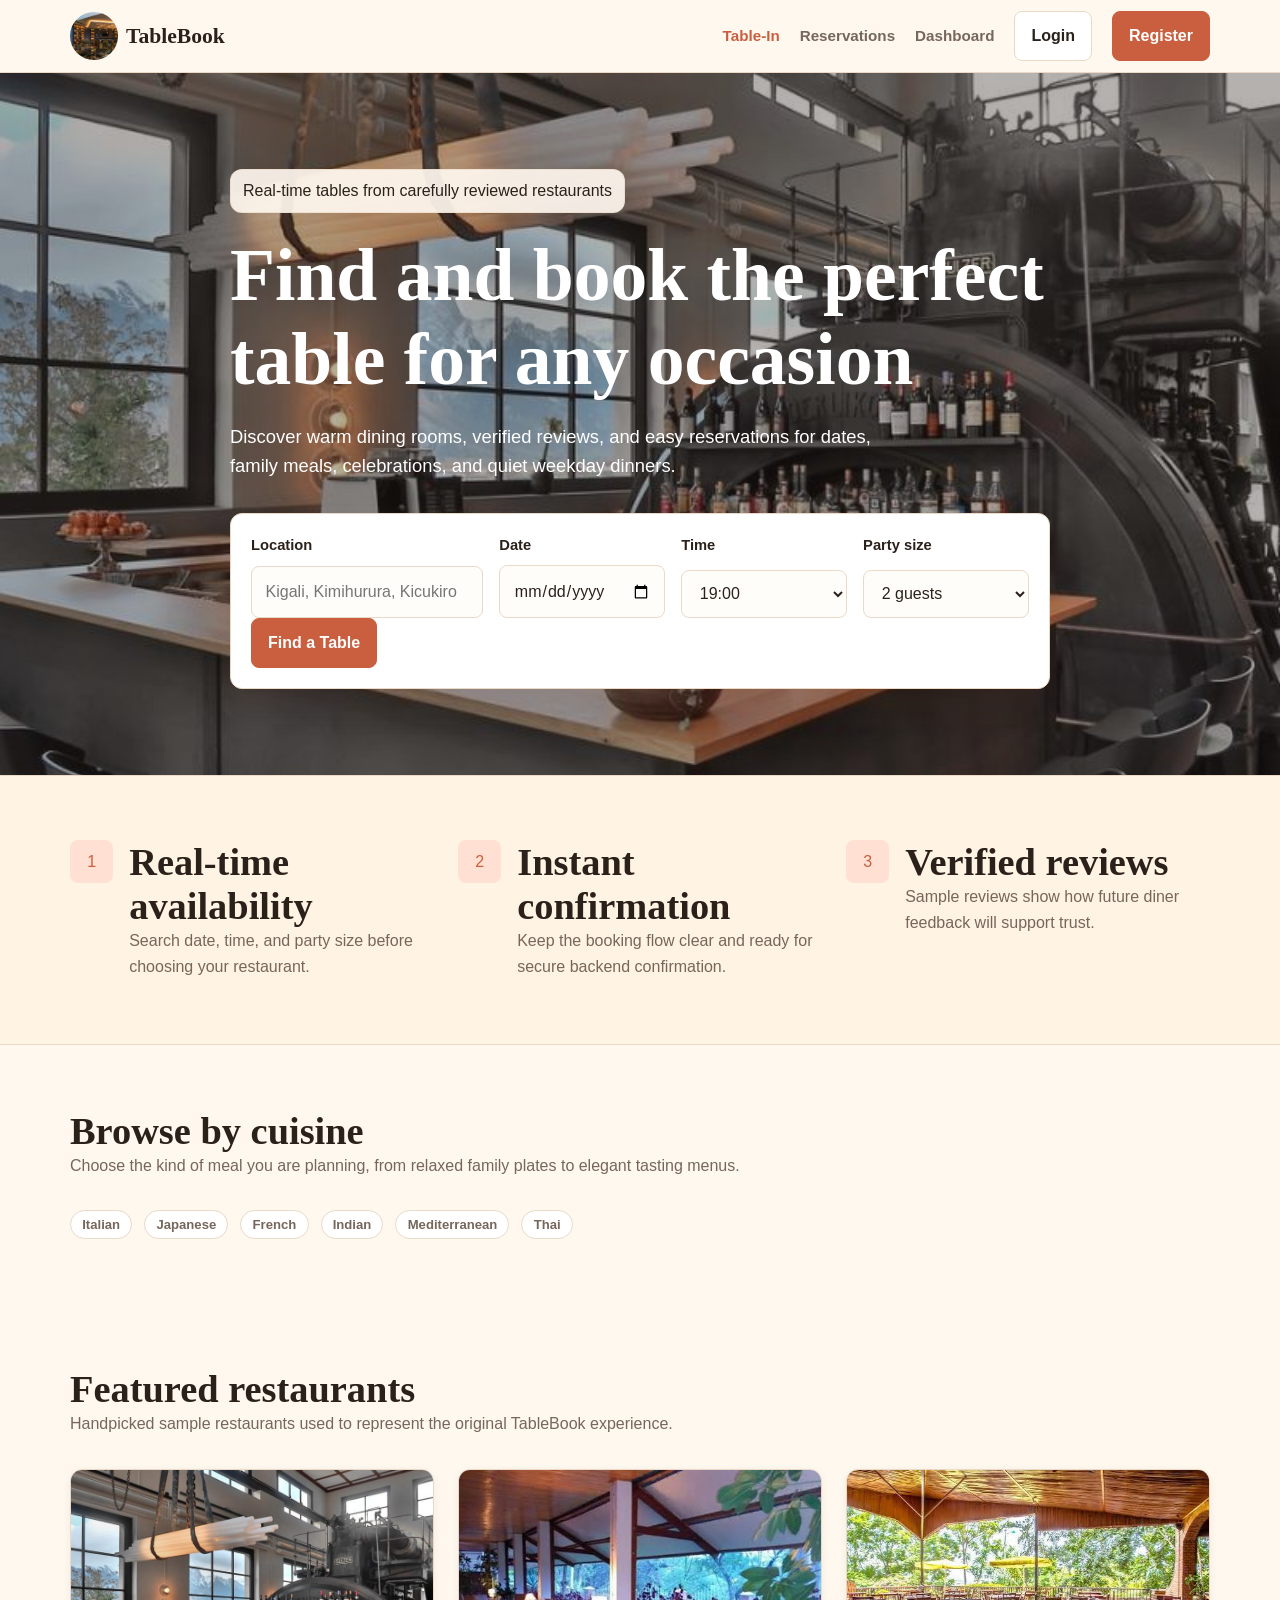
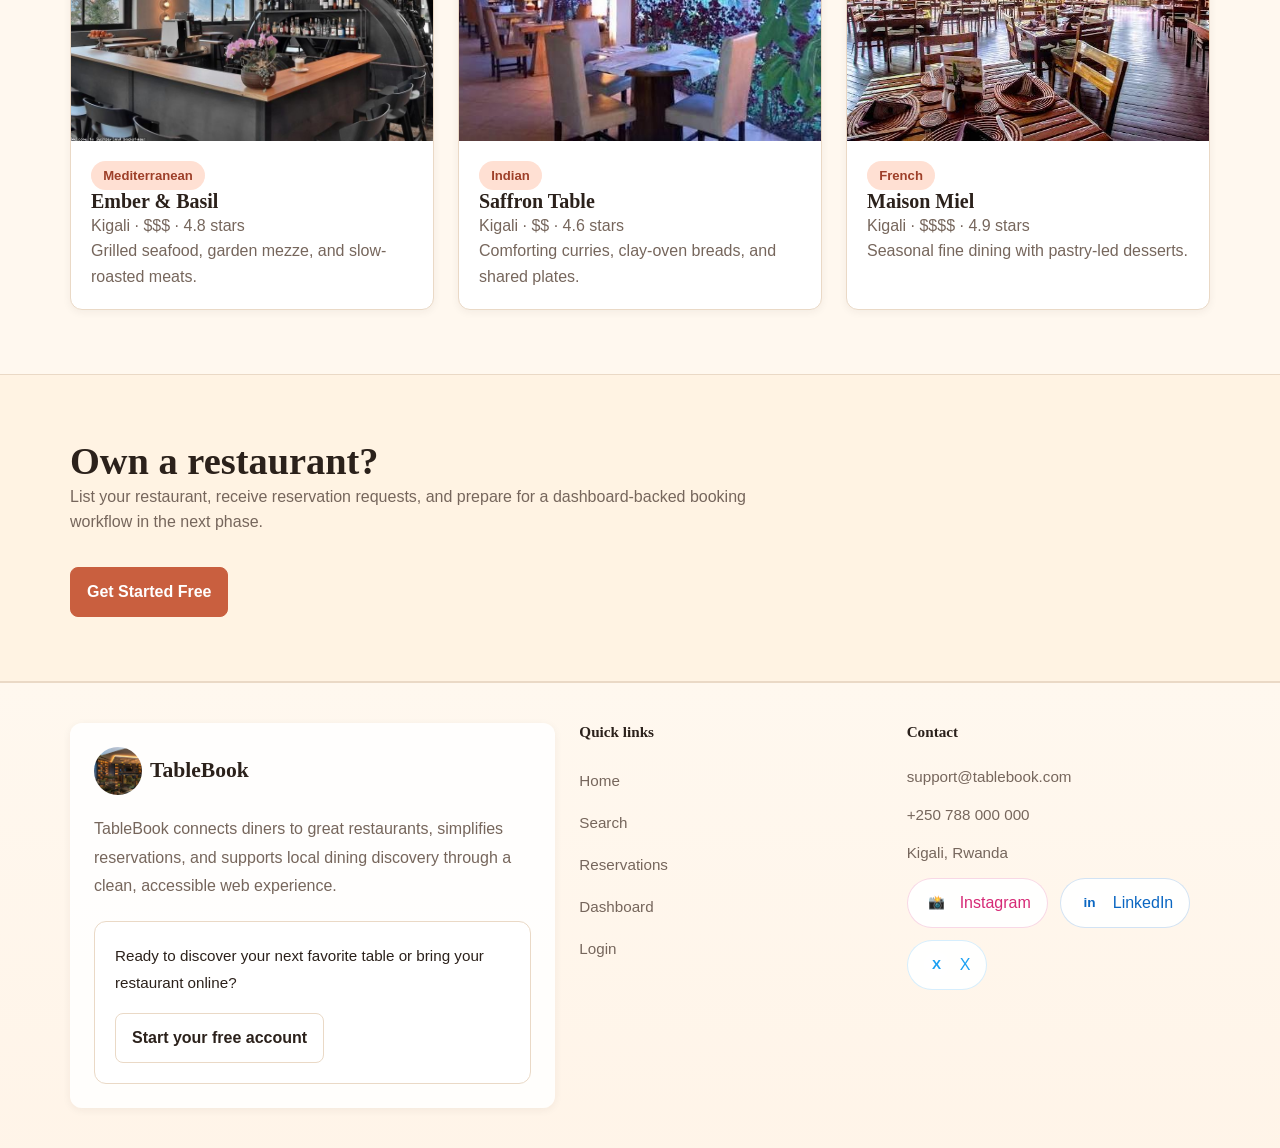
<file: index.html>
<!DOCTYPE html>
<html lang="en">
  <head>
  <meta charset="UTF-8">
  <meta name="viewport" content="width=device-width, initial-scale=1.0">
  <title>TableBook | Find and book the perfect table</title>
  <!-- Technologies: HTML5, CSS3, Responsive layout, Vanilla JS modules -->
  <link rel="icon" href="assets/images/logo.jpg">
  <link rel="stylesheet" href="css/reset.css">
  <link rel="stylesheet" href="css/variables.css">
  <link rel="stylesheet" href="css/base.css">
  <link rel="stylesheet" href="css/layout.css">
  <link rel="stylesheet" href="css/components.css">
  <link rel="stylesheet" href="css/pages.css">
  <link rel="stylesheet" href="css/responsive.css">
</head>
<body>
  <a class="skip-link" href="#main-content">Skip to content</a>
  <header class="site-header">
    <div class="container site-header__inner">
      <!-- Header brand: logo image and application name -->
      <a class="brand" href="index.html" aria-label="TableBook home">
        <img class="brand__logo" src="assets/images/logo.jpg" alt="TableBook logo" width="48" height="48">
        <span class="brand__name">TableBook</span>
      </a>
      <button class="nav-toggle" type="button" data-nav-toggle aria-expanded="false" aria-controls="main-navigation" aria-label="Toggle navigation"></button>
      <nav class="nav" id="main-navigation" data-main-nav aria-label="Main navigation">
        <a class="nav__link" href="index.html" aria-current="page">Table-In</a>
        <a class="nav__link" href="reservations.html">Reservations</a>
        <a class="nav__link" href="dashboard.html">Dashboard</a>
        <a class="button button--secondary" href="login.html">Login</a>
        <a class="button" href="sign-up.html">Register</a>
      </nav>
    </div>
  </header>

  <main id="main-content">
    <section class="hero">
      <div class="container hero__content">
        <div class="trust-strip">Real-time tables from carefully reviewed restaurants</div>
        <h1>Find and book the perfect table for any occasion</h1>
        <p class="hero__copy">Discover warm dining rooms, verified reviews, and easy reservations for dates, family meals, celebrations, and quiet weekday dinners.</p>
        <form class="search-panel" action="search.html" method="get" data-search-form>
          <div class="search-panel__grid">
            <div class="field">
              <label for="home-location">Location</label>
              <input id="home-location" name="location" type="text" placeholder="Kigali, Kimihurura, Kicukiro">
            </div>
            <div class="field">
              <label for="home-date">Date</label>
              <input id="home-date" name="date" type="date" required>
            </div>
            <div class="field">
              <label for="home-time">Time</label>
              <select id="home-time" name="time" required>
                <option value="19:00">19:00</option>
                <option value="19:30">19:30</option>
                <option value="20:00">20:00</option>
                <option value="20:30">20:30</option>
              </select>
            </div>
            <div class="field">
              <label for="home-party">Party size</label>
              <select id="home-party" name="party_size" required>
                <option value="2">2 guests</option>
                <option value="4">4 guests</option>
                <option value="6">6 guests</option>
                <option value="8">8 guests</option>
              </select>
            </div>
          </div>
          <button class="button" type="submit">Find a Table</button>
        </form>
      </div>
    </section>

    <section class="section section--soft">
      <div class="container grid grid--3">
        <article class="feature"><span class="feature__icon">1</span><div><h2>Real-time availability</h2><p>Search date, time, and party size before choosing your restaurant.</p></div></article>
        <article class="feature"><span class="feature__icon">2</span><div><h2>Instant confirmation</h2><p>Keep the booking flow clear and ready for secure backend confirmation.</p></div></article>
        <article class="feature"><span class="feature__icon">3</span><div><h2>Verified reviews</h2><p>Sample reviews show how future diner feedback will support trust.</p></div></article>
      </div>
    </section>

    <section class="section">
      <div class="container">
        <div class="section__header"><h2>Browse by cuisine</h2><p>Choose the kind of meal you are planning, from relaxed family plates to elegant tasting menus.</p></div>
        <div class="cluster">
          <a class="badge badge--outline" href="search.html?cuisine=italian">Italian</a>
          <a class="badge badge--outline" href="search.html?cuisine=japanese">Japanese</a>
          <a class="badge badge--outline" href="search.html?cuisine=french">French</a>
          <a class="badge badge--outline" href="search.html?cuisine=indian">Indian</a>
          <a class="badge badge--outline" href="search.html?cuisine=mediterranean">Mediterranean</a>
          <a class="badge badge--outline" href="search.html?cuisine=thai">Thai</a>
        </div>
      </div>
    </section>

    <section class="section">
      <div class="container">
        <div class="section__header"><h2>Featured restaurants</h2><p>Handpicked sample restaurants used to represent the original TableBook experience.</p></div>
        <div class="grid grid--3">
          <a class="card restaurant-card" href="restaurant-detail.html"><img class="restaurant-card__image" src="assets/images/restaurant-1.jpg" alt="Warm dining room at Ember and Basil"><div class="card__body"><span class="badge">Mediterranean</span><h3>Ember &amp; Basil</h3><p>Kigali · $$$ · 4.8 stars</p><p>Grilled seafood, garden mezze, and slow-roasted meats.</p></div></a>
          <a class="card restaurant-card" href="restaurant-detail.html"><img class="restaurant-card__image" src="assets/images/restaurant-2.jpg" loading="lazy" alt="Dining table at Saffron Table"><div class="card__body"><span class="badge">Indian</span><h3>Saffron Table</h3><p>Kigali · $$ · 4.6 stars</p><p>Comforting curries, clay-oven breads, and shared plates.</p></div></a>
          <a class="card restaurant-card" href="restaurant-detail.html"><img class="restaurant-card__image" src="assets/images/restaurant-3.jpg" loading="lazy" alt="Elegant interior at Maison Miel"><div class="card__body"><span class="badge">French</span><h3>Maison Miel</h3><p>Kigali · $$$$ · 4.9 stars</p><p>Seasonal fine dining with pastry-led desserts.</p></div></a>
        </div>
      </div>
    </section>

    <section class="section section--soft">
      <div class="container">
        <div class="section__header"><h2>Own a restaurant?</h2><p>List your restaurant, receive reservation requests, and prepare for a dashboard-backed booking workflow in the next phase.</p></div>
        <a class="button" href="sign-up.html">Get Started Free</a>
      </div>
    </section>
  </main>

  <footer class="site-footer">
    <div class="container site-footer__inner">
      <div class="footer-branding">
        <a class="footer-brand" href="index.html" aria-label="TableBook home">
          <img class="brand__logo" src="assets/images/logo.jpg" alt="TableBook logo" width="40" height="40">
          <span class="brand__name">TableBook</span>
        </a>
        <p class="footer-copy">TableBook connects diners to great restaurants, simplifies reservations, and supports local dining discovery through a clean, accessible web experience.</p>
        <div class="footer-cta">
          <p>Ready to discover your next favorite table or bring your restaurant online?</p>
          <a class="button button--secondary" href="sign-up.html">Start your free account</a>
        </div>
      </div>
      <div class="footer-links">
        <h3>Quick links</h3>
        <a href="index.html">Home</a>
        <a href="search.html">Search</a>
        <a href="reservations.html">Reservations</a>
        <a href="dashboard.html">Dashboard</a>
        <a href="login.html">Login</a>
      </div>
      <div class="footer-meta">
        <h3>Contact</h3>
        <p>support@tablebook.com</p>
        <p>+250 788 000 000</p>
        <p>Kigali, Rwanda</p>
        <div class="footer-social" aria-label="Follow TableBook on social media">
          <a class="footer-social__item footer-social__item--instagram" href="https://www.instagram.com/_aime_serge/" target="_blank" rel="noopener noreferrer">Instagram</a>
          <a class="footer-social__item footer-social__item--linkedin" href="https://www.linkedin.com/in/aimesergeukobizaba/" target="_blank" rel="noopener noreferrer">LinkedIn</a>
          <a class="footer-social__item footer-social__item--x" href="https://x.com/aime__serge" target="_blank" rel="noopener noreferrer">X</a>
        </div>
      </div>
    </div>
  </footer>
  <script type="module" src="js/app.js"></script>
</body>
</html>
</file>
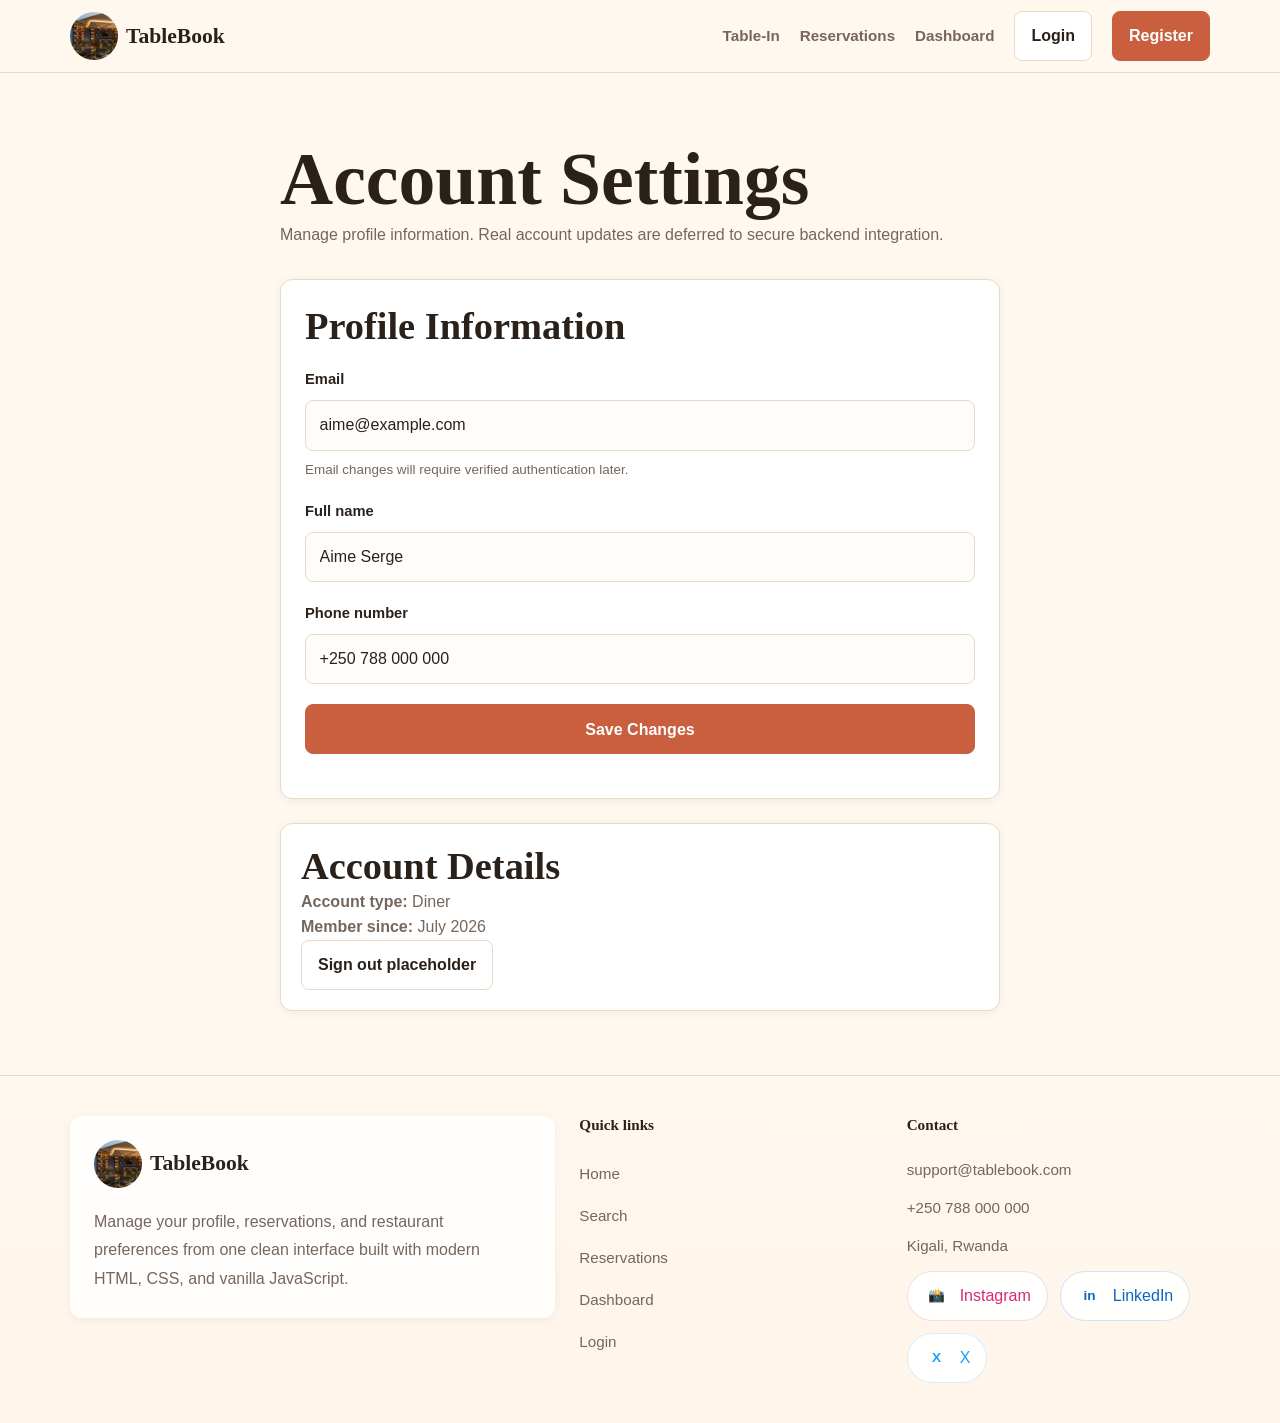
<file: account.html>
<!DOCTYPE html>
<html lang="en">
<head>
  <meta charset="UTF-8"><meta name="viewport" content="width=device-width, initial-scale=1.0"><title>Account Settings | TableBook</title>
  <!-- Technologies: HTML5, CSS3, Responsive layout, Vanilla JS modules -->
  <link rel="icon" href="assets/images/logo.jpg">
  <link rel="stylesheet" href="css/reset.css"><link rel="stylesheet" href="css/variables.css"><link rel="stylesheet" href="css/base.css"><link rel="stylesheet" href="css/layout.css"><link rel="stylesheet" href="css/components.css"><link rel="stylesheet" href="css/pages.css"><link rel="stylesheet" href="css/responsive.css">
</head>
<body>
  <header class="site-header"><div class="container site-header__inner"><a class="brand" href="index.html" aria-label="TableBook home"><img class="brand__logo" src="assets/images/logo.jpg" alt="TableBook logo" width="48" height="48"><span class="brand__name">TableBook</span></a><button class="nav-toggle" type="button" data-nav-toggle aria-expanded="false" aria-controls="main-navigation" aria-label="Toggle navigation"></button><nav class="nav" id="main-navigation" data-main-nav><a class="nav__link" href="index.html">Table-In</a><a class="nav__link" href="reservations.html">Reservations</a><a class="nav__link" href="dashboard.html">Dashboard</a><a class="button button--secondary" href="login.html">Login</a><a class="button" href="sign-up.html">Register</a></nav></div></header>
  <main class="section"><div class="container container--narrow"><div class="section__header"><h1>Account Settings</h1><p>Manage profile information. Real account updates are deferred to secure backend integration.</p></div>
    <form class="form-panel stack" method="post" action="#" data-auth-form>
      <h2>Profile Information</h2>
      <div class="field"><label for="account-email">Email</label><input id="account-email" name="email" type="email" value="aime@example.com" required><p class="helper">Email changes will require verified authentication later.</p></div>
      <div class="field"><label for="account-name">Full name</label><input id="account-name" name="full_name" type="text" value="Aime Serge"></div>
      <div class="field"><label for="account-phone">Phone number</label><input id="account-phone" name="phone" type="tel" value="+250 788 000 000"></div>
      <button class="button" type="submit">Save Changes</button><p data-form-message class="helper"></p>
    </form>
    <aside class="card card__body mt-6"><h2>Account Details</h2><p><strong>Account type:</strong> Diner</p><p><strong>Member since:</strong> July 2026</p><a class="button button--secondary" href="index.html">Sign out placeholder</a></aside>
  </div></main>
  <footer class="site-footer">
    <div class="container site-footer__inner">
      <div class="footer-branding">
        <a class="footer-brand" href="index.html" aria-label="TableBook home">
          <img class="brand__logo" src="assets/images/logo.jpg" alt="TableBook logo" width="40" height="40">
          <span class="brand__name">TableBook</span>
        </a>
        <p class="footer-copy">Manage your profile, reservations, and restaurant preferences from one clean interface built with modern HTML, CSS, and vanilla JavaScript.</p>
      </div>
      <div class="footer-links">
        <h3>Quick links</h3>
        <a href="index.html">Home</a>
        <a href="search.html">Search</a>
        <a href="reservations.html">Reservations</a>
        <a href="dashboard.html">Dashboard</a>
        <a href="login.html">Login</a>
      </div>
      <div class="footer-meta">
        <h3>Contact</h3>
        <p>support@tablebook.com</p>
        <p>+250 788 000 000</p>
        <p>Kigali, Rwanda</p>
        <div class="footer-social" aria-label="Follow TableBook on social media">
          <a class="footer-social__item footer-social__item--instagram" href="https://www.instagram.com/_aime_serge/" target="_blank" rel="noopener noreferrer">Instagram</a>
          <a class="footer-social__item footer-social__item--linkedin" href="https://www.linkedin.com/in/aimesergeukobizaba/" target="_blank" rel="noopener noreferrer">LinkedIn</a>
          <a class="footer-social__item footer-social__item--x" href="https://x.com/aime__serge" target="_blank" rel="noopener noreferrer">X</a>
        </div>
      </div>
    </div>
  </footer>
  <script type="module" src="js/app.js"></script>
</body>
</html>
</file>
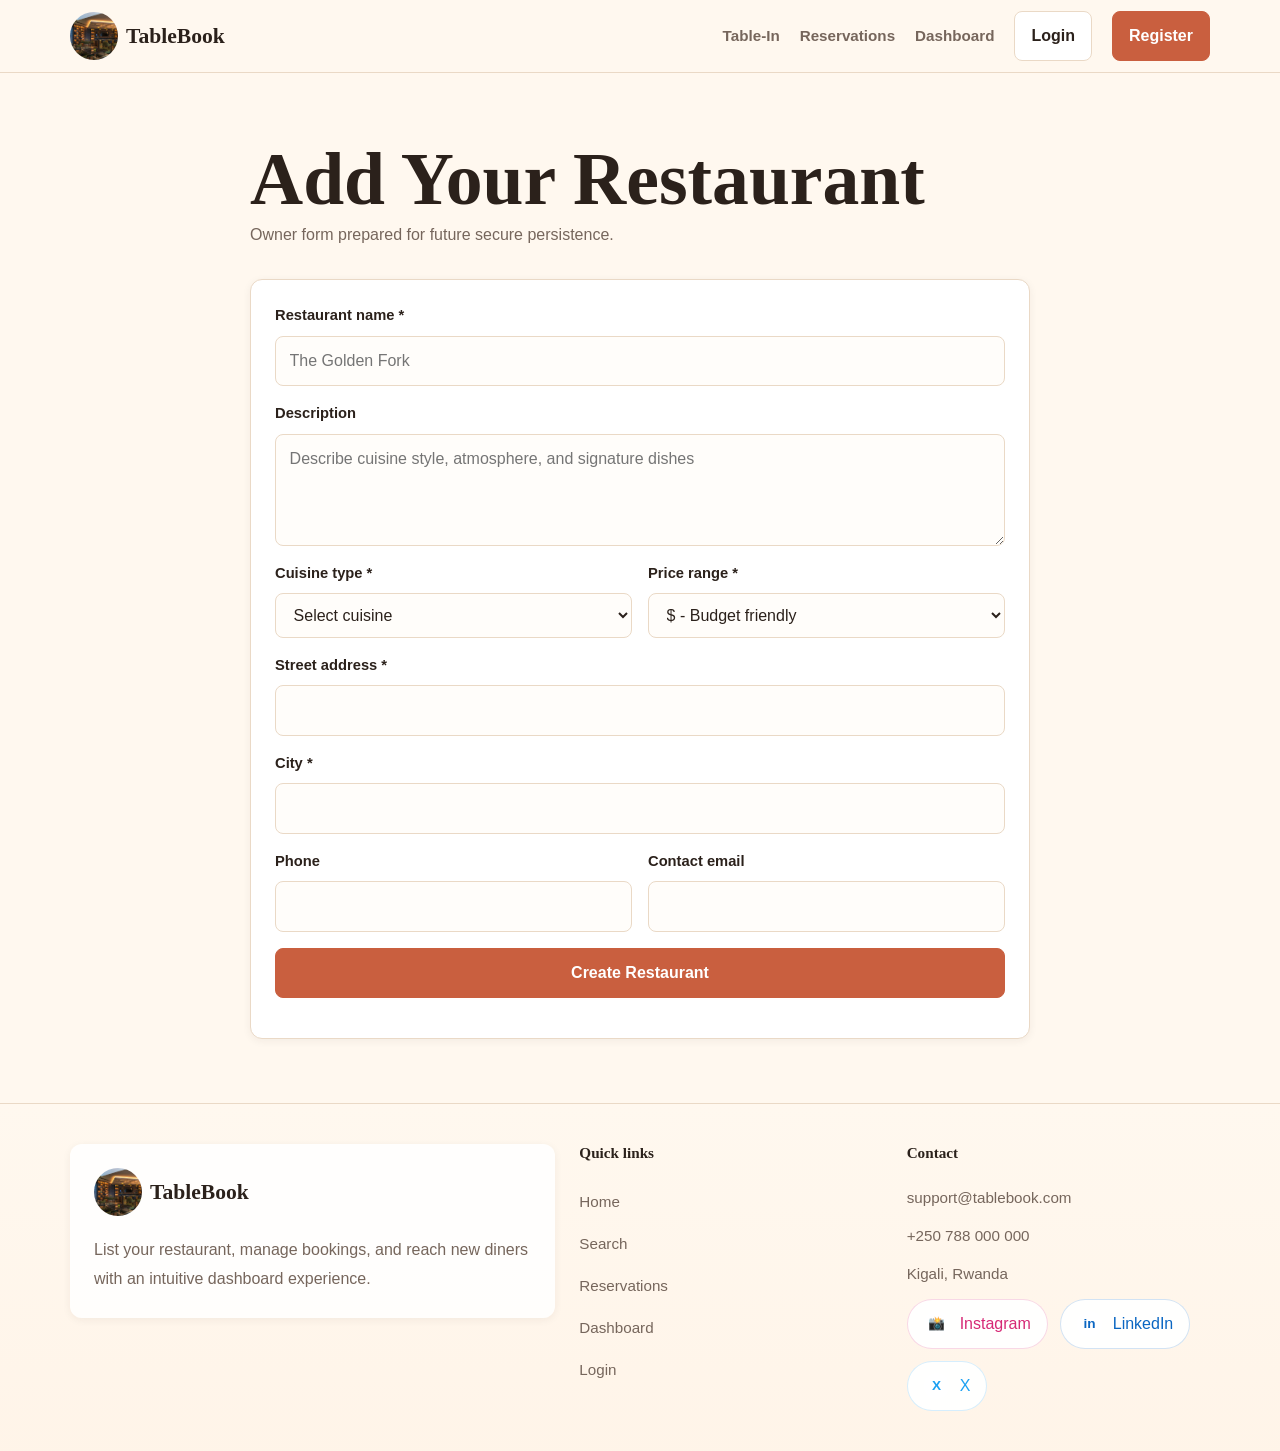
<file: create-restaurant.html>
<!DOCTYPE html>
<html lang="en">
<head>
  <meta charset="UTF-8"><meta name="viewport" content="width=device-width, initial-scale=1.0"><title>Create Restaurant | TableBook</title>
  <!-- Technologies: HTML5, CSS3, Responsive layout, Vanilla JS modules -->
  <link rel="icon" href="assets/images/logo.jpg">
  <link rel="stylesheet" href="css/reset.css"><link rel="stylesheet" href="css/variables.css"><link rel="stylesheet" href="css/base.css"><link rel="stylesheet" href="css/layout.css"><link rel="stylesheet" href="css/components.css"><link rel="stylesheet" href="css/pages.css"><link rel="stylesheet" href="css/responsive.css">
</head>
<body>
  <header class="site-header"><div class="container site-header__inner"><a class="brand" href="index.html" aria-label="TableBook home"><img class="brand__logo" src="assets/images/logo.jpg" alt="TableBook logo" width="48" height="48"><span class="brand__name">TableBook</span></a><button class="nav-toggle" type="button" data-nav-toggle aria-expanded="false" aria-controls="main-navigation" aria-label="Toggle navigation"></button><nav class="nav" id="main-navigation" data-main-nav><a class="nav__link" href="index.html">Table-In</a><a class="nav__link" href="reservations.html">Reservations</a><a class="nav__link" href="dashboard.html">Dashboard</a><a class="button button--secondary" href="login.html">Login</a><a class="button" href="sign-up.html">Register</a></nav></div></header>
  <main class="section"><div class="container container--form"><div class="section__header"><h1>Add Your Restaurant</h1><p>Owner form prepared for future secure persistence.</p></div>
    <form class="form-panel form-grid" method="post" action="#" data-auth-form>
      <div class="field"><label for="restaurant-name">Restaurant name *</label><input id="restaurant-name" name="name" type="text" placeholder="The Golden Fork" required></div>
      <div class="field"><label for="restaurant-description">Description</label><textarea id="restaurant-description" name="description" placeholder="Describe cuisine style, atmosphere, and signature dishes"></textarea></div>
      <div class="form-grid form-grid--2"><div class="field"><label for="restaurant-cuisine">Cuisine type *</label><select id="restaurant-cuisine" name="cuisine" required><option value="">Select cuisine</option><option>Italian</option><option>Japanese</option><option>French</option><option>Indian</option><option>Mediterranean</option></select></div><div class="field"><label for="restaurant-price">Price range *</label><select id="restaurant-price" name="price_range" required><option value="1">$ - Budget friendly</option><option value="2">$$ - Moderate</option><option value="3">$$$ - Upscale</option><option value="4">$$$$ - Fine dining</option></select></div></div>
      <div class="field"><label for="restaurant-address">Street address *</label><input id="restaurant-address" name="address" type="text" required></div>
      <div class="field"><label for="restaurant-city">City *</label><input id="restaurant-city" name="city" type="text" required></div>
      <div class="form-grid form-grid--2"><div class="field"><label for="restaurant-phone">Phone</label><input id="restaurant-phone" name="phone" type="tel"></div><div class="field"><label for="restaurant-email">Contact email</label><input id="restaurant-email" name="email" type="email"></div></div>
      <button class="button" type="submit">Create Restaurant</button><p data-form-message class="helper"></p>
    </form>
  </div></main>
  <footer class="site-footer">
    <div class="container site-footer__inner">
      <div class="footer-branding">
        <a class="footer-brand" href="index.html" aria-label="TableBook home">
          <img class="brand__logo" src="assets/images/logo.jpg" alt="TableBook logo" width="40" height="40">
          <span class="brand__name">TableBook</span>
        </a>
        <p class="footer-copy">List your restaurant, manage bookings, and reach new diners with an intuitive dashboard experience.</p>
      </div>
      <div class="footer-links">
        <h3>Quick links</h3>
        <a href="index.html">Home</a>
        <a href="search.html">Search</a>
        <a href="reservations.html">Reservations</a>
        <a href="dashboard.html">Dashboard</a>
        <a href="login.html">Login</a>
      </div>
      <div class="footer-meta">
        <h3>Contact</h3>
        <p>support@tablebook.com</p>
        <p>+250 788 000 000</p>
        <p>Kigali, Rwanda</p>
        <div class="footer-social" aria-label="Follow TableBook on social media">
          <a class="footer-social__item footer-social__item--instagram" href="https://www.instagram.com/_aime_serge/" target="_blank" rel="noopener noreferrer">Instagram</a>
          <a class="footer-social__item footer-social__item--linkedin" href="https://www.linkedin.com/in/aimesergeukobizaba/" target="_blank" rel="noopener noreferrer">LinkedIn</a>
          <a class="footer-social__item footer-social__item--x" href="https://x.com/aime__serge" target="_blank" rel="noopener noreferrer">X</a>
        </div>
      </div>
    </div>
  </footer>
  <script type="module" src="js/app.js"></script>
</body>
</html>
</file>
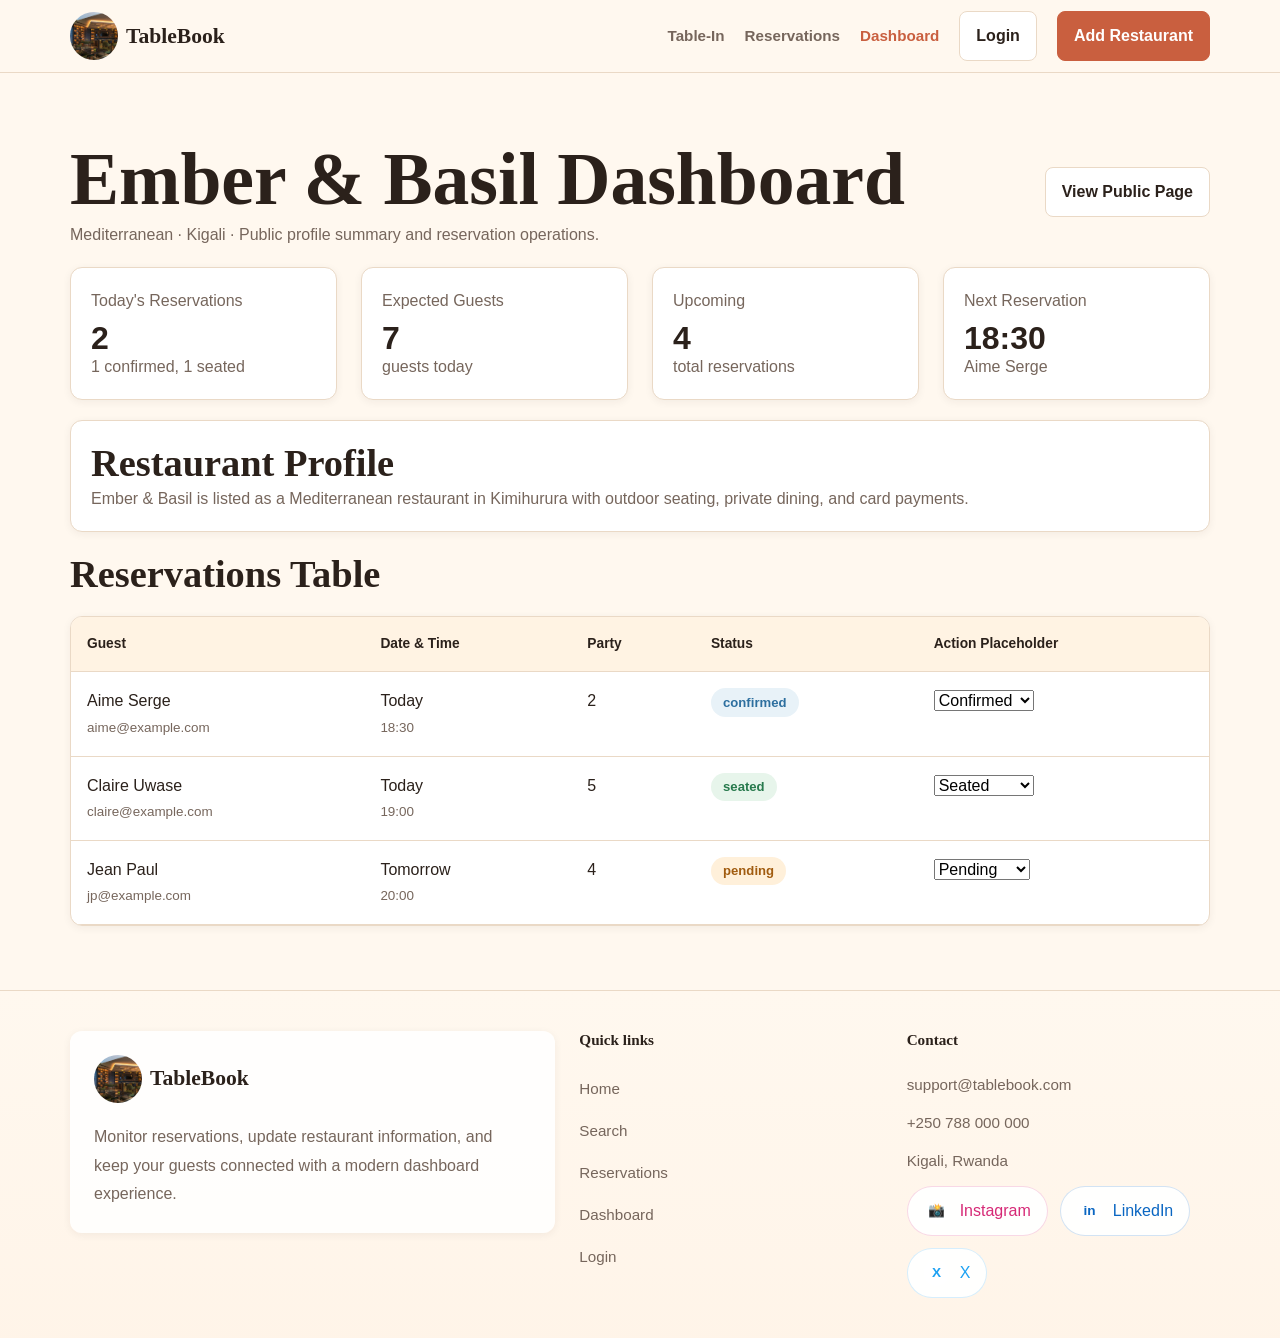
<file: dashboard.html>
<!DOCTYPE html>
<html lang="en">
<head>
  <meta charset="UTF-8"><meta name="viewport" content="width=device-width, initial-scale=1.0"><title>Owner Dashboard | TableBook</title>
  <!-- Technologies: HTML5, CSS3, Responsive layout, Vanilla JS modules -->
  <link rel="icon" href="assets/images/logo.jpg">
  <link rel="stylesheet" href="css/reset.css"><link rel="stylesheet" href="css/variables.css"><link rel="stylesheet" href="css/base.css"><link rel="stylesheet" href="css/layout.css"><link rel="stylesheet" href="css/components.css"><link rel="stylesheet" href="css/pages.css"><link rel="stylesheet" href="css/responsive.css">
</head>
<body>
  <header class="site-header"><div class="container site-header__inner"><a class="brand" href="index.html" aria-label="TableBook home"><img class="brand__logo" src="assets/images/logo.jpg" alt="TableBook logo" width="48" height="48"><span class="brand__name">TableBook</span></a><button class="nav-toggle" type="button" data-nav-toggle aria-expanded="false" aria-controls="main-navigation" aria-label="Toggle navigation"></button><nav class="nav" id="main-navigation" data-main-nav><a class="nav__link" href="index.html">Table-In</a><a class="nav__link" href="reservations.html">Reservations</a><a class="nav__link" href="dashboard.html" aria-current="page">Dashboard</a><a class="button button--secondary" href="login.html">Login</a><a class="button" href="create-restaurant.html">Add Restaurant</a></nav></div></header>
  <main class="section"><div class="container stack">
    <div class="cluster cluster--between"><div><h1>Ember &amp; Basil Dashboard</h1><p>Mediterranean · Kigali · Public profile summary and reservation operations.</p></div><a class="button button--secondary" href="restaurant-detail.html">View Public Page</a></div>
    <section class="grid grid--4" aria-label="Dashboard statistics"><article class="card stat-card"><p>Today's Reservations</p><strong>2</strong><p>1 confirmed, 1 seated</p></article><article class="card stat-card"><p>Expected Guests</p><strong>7</strong><p>guests today</p></article><article class="card stat-card"><p>Upcoming</p><strong>4</strong><p>total reservations</p></article><article class="card stat-card"><p>Next Reservation</p><strong>18:30</strong><p>Aime Serge</p></article></section>
    <section class="card card__body"><h2>Restaurant Profile</h2><p>Ember &amp; Basil is listed as a Mediterranean restaurant in Kimihurura with outdoor seating, private dining, and card payments.</p></section>
    <section class="stack"><h2>Reservations Table</h2><div class="table-wrap"><table><thead><tr><th>Guest</th><th>Date &amp; Time</th><th>Party</th><th>Status</th><th>Action Placeholder</th></tr></thead><tbody><tr><td>Aime Serge<br><span class="helper">aime@example.com</span></td><td>Today<br><span class="helper">18:30</span></td><td>2</td><td><span data-status-badge class="badge badge--info">confirmed</span></td><td><select data-status-select aria-label="Change reservation status"><option value="confirmed">Confirmed</option><option value="seated">Seated</option><option value="completed">Completed</option><option value="cancelled">Cancelled</option><option value="no_show">No show</option></select></td></tr><tr><td>Claire Uwase<br><span class="helper">claire@example.com</span></td><td>Today<br><span class="helper">19:00</span></td><td>5</td><td><span data-status-badge class="badge badge--success">seated</span></td><td><select data-status-select aria-label="Change reservation status"><option value="seated">Seated</option><option value="completed">Completed</option><option value="cancelled">Cancelled</option></select></td></tr><tr><td>Jean Paul<br><span class="helper">jp@example.com</span></td><td>Tomorrow<br><span class="helper">20:00</span></td><td>4</td><td><span data-status-badge class="badge badge--warning">pending</span></td><td><select data-status-select aria-label="Change reservation status"><option value="pending">Pending</option><option value="confirmed">Confirmed</option><option value="cancelled">Cancelled</option></select></td></tr></tbody></table></div></section>
  </div></main>
  <footer class="site-footer">
    <div class="container site-footer__inner">
      <div class="footer-branding">
        <a class="footer-brand" href="index.html" aria-label="TableBook home">
          <img class="brand__logo" src="assets/images/logo.jpg" alt="TableBook logo" width="40" height="40">
          <span class="brand__name">TableBook</span>
        </a>
        <p class="footer-copy">Monitor reservations, update restaurant information, and keep your guests connected with a modern dashboard experience.</p>
      </div>
      <div class="footer-links">
        <h3>Quick links</h3>
        <a href="index.html">Home</a>
        <a href="search.html">Search</a>
        <a href="reservations.html">Reservations</a>
        <a href="dashboard.html">Dashboard</a>
        <a href="login.html">Login</a>
      </div>
      <div class="footer-meta">
        <h3>Contact</h3>
        <p>support@tablebook.com</p>
        <p>+250 788 000 000</p>
        <p>Kigali, Rwanda</p>
        <div class="footer-social" aria-label="Follow TableBook on social media">
          <a class="footer-social__item footer-social__item--instagram" href="https://www.instagram.com/_aime_serge/" target="_blank" rel="noopener noreferrer">Instagram</a>
          <a class="footer-social__item footer-social__item--linkedin" href="https://www.linkedin.com/in/aimesergeukobizaba/" target="_blank" rel="noopener noreferrer">LinkedIn</a>
          <a class="footer-social__item footer-social__item--x" href="https://x.com/aime__serge" target="_blank" rel="noopener noreferrer">X</a>
        </div>
      </div>
    </div>
  </footer>
  <script type="module" src="js/app.js"></script>
</body>
</html>
</file>
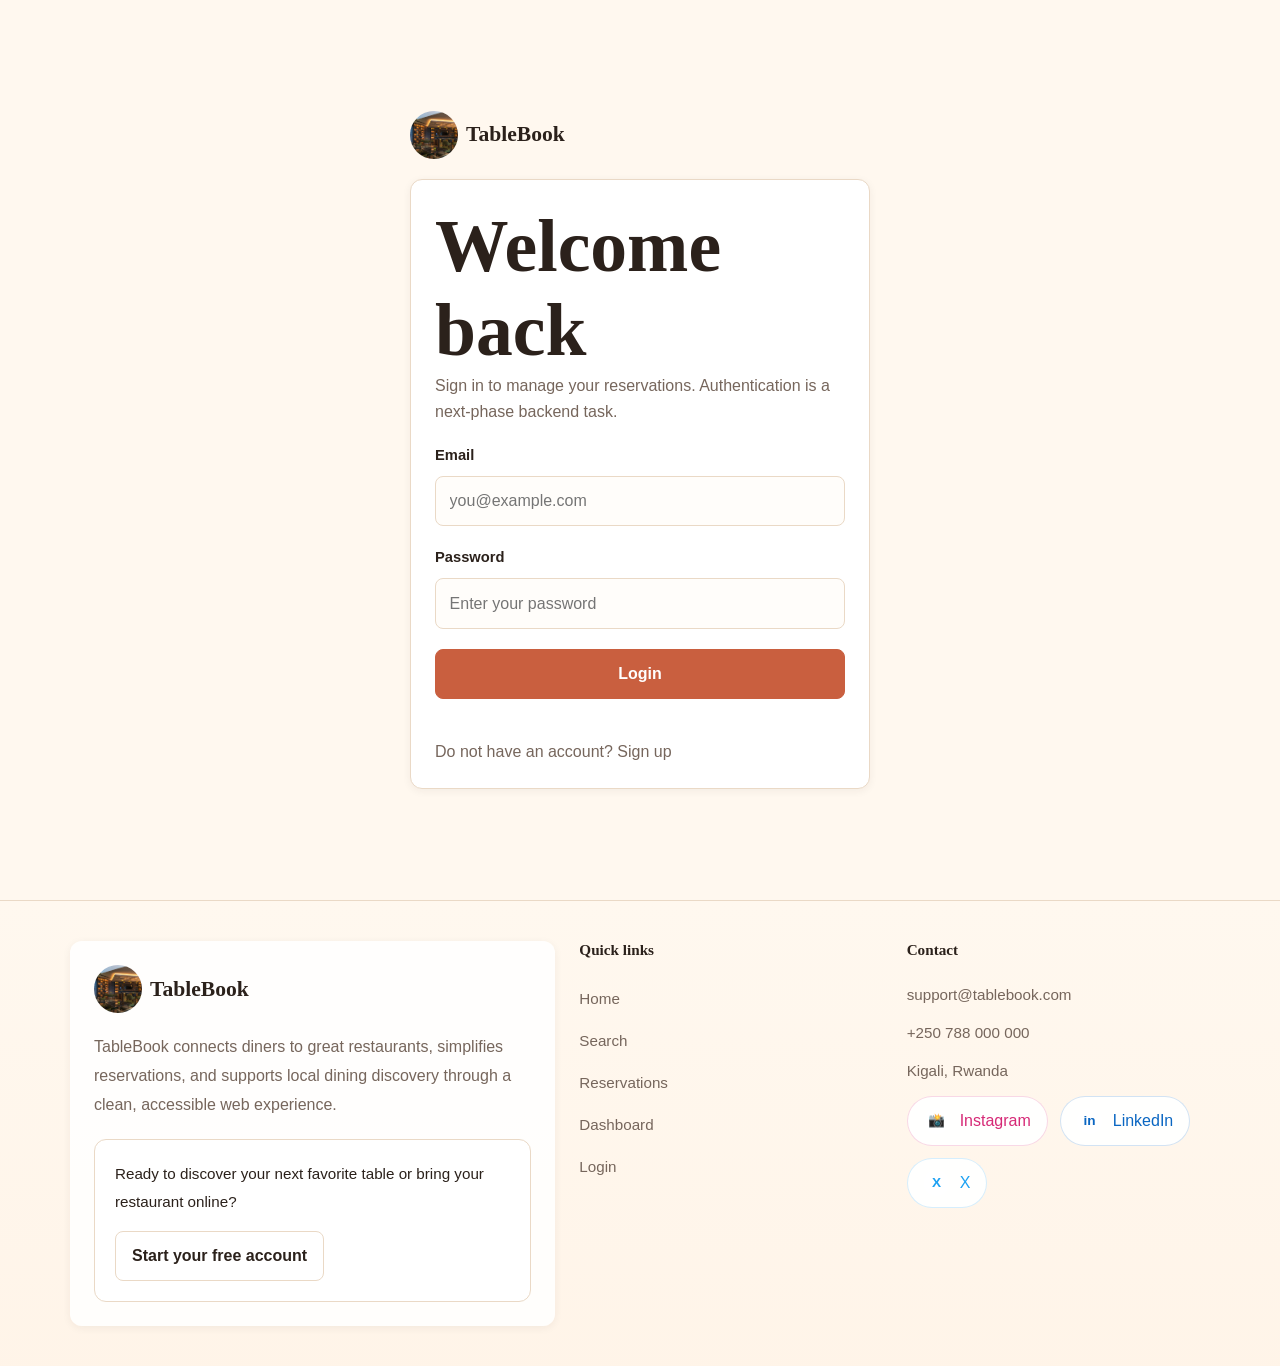
<file: login.html>
<!DOCTYPE html>
<html lang="en">
<head>
  <meta charset="UTF-8"><meta name="viewport" content="width=device-width, initial-scale=1.0"><title>Login | TableBook</title>
  <!-- Technologies: HTML5, CSS3, Responsive layout, Vanilla JS modules -->
  <link rel="icon" href="assets/images/logo.jpg">
  <link rel="stylesheet" href="css/reset.css"><link rel="stylesheet" href="css/variables.css"><link rel="stylesheet" href="css/base.css"><link rel="stylesheet" href="css/layout.css"><link rel="stylesheet" href="css/components.css"><link rel="stylesheet" href="css/pages.css"><link rel="stylesheet" href="css/responsive.css">
</head>
<body>
  <main class="auth-shell">
    <section class="auth-card stack">
      <a class="brand" href="index.html" aria-label="TableBook home"><img class="brand__logo" src="assets/images/logo.jpg" alt="TableBook logo" width="48" height="48"><span class="brand__name">TableBook</span></a>
      <form class="form-panel stack" method="post" action="#" data-auth-form>
        <div><h1>Welcome back</h1><p>Sign in to manage your reservations. Authentication is a next-phase backend task.</p></div>
        <div class="field"><label for="login-email">Email</label><input id="login-email" name="email" type="email" placeholder="you@example.com" required></div>
        <div class="field"><label for="login-password">Password</label><input id="login-password" name="password" type="password" placeholder="Enter your password" required minlength="6"></div>
        <button class="button" type="submit">Login</button><p data-form-message class="helper"></p>
        <p>Do not have an account? <a href="sign-up.html">Sign up</a></p>
      </form>
    </section>
  </main>

  <footer class="site-footer">
    <div class="container site-footer__inner">
      <div class="footer-branding">
        <a class="footer-brand" href="index.html" aria-label="TableBook home">
          <img class="brand__logo" src="assets/images/logo.jpg" alt="TableBook logo" width="40" height="40">
          <span class="brand__name">TableBook</span>
        </a>
        <p class="footer-copy">TableBook connects diners to great restaurants, simplifies reservations, and supports local dining discovery through a clean, accessible web experience.</p>
        <div class="footer-cta">
          <p>Ready to discover your next favorite table or bring your restaurant online?</p>
          <a class="button button--secondary" href="sign-up.html">Start your free account</a>
        </div>
      </div>
      <div class="footer-links">
        <h3>Quick links</h3>
        <a href="index.html">Home</a>
        <a href="search.html">Search</a>
        <a href="reservations.html">Reservations</a>
        <a href="dashboard.html">Dashboard</a>
        <a href="login.html">Login</a>
      </div>
      <div class="footer-meta">
        <h3>Contact</h3>
        <p>support@tablebook.com</p>
        <p>+250 788 000 000</p>
        <p>Kigali, Rwanda</p>
        <div class="footer-social" aria-label="Follow TableBook on social media">
          <a class="footer-social__item footer-social__item--instagram" href="https://www.instagram.com/_aime_serge/" target="_blank" rel="noopener noreferrer">Instagram</a>
          <a class="footer-social__item footer-social__item--linkedin" href="https://www.linkedin.com/in/aimesergeukobizaba/" target="_blank" rel="noopener noreferrer">LinkedIn</a>
          <a class="footer-social__item footer-social__item--x" href="https://x.com/aime__serge" target="_blank" rel="noopener noreferrer">X</a>
        </div>
      </div>
    </div>
  </footer>
  <script type="module" src="js/app.js"></script>
</body>
</html>
</file>
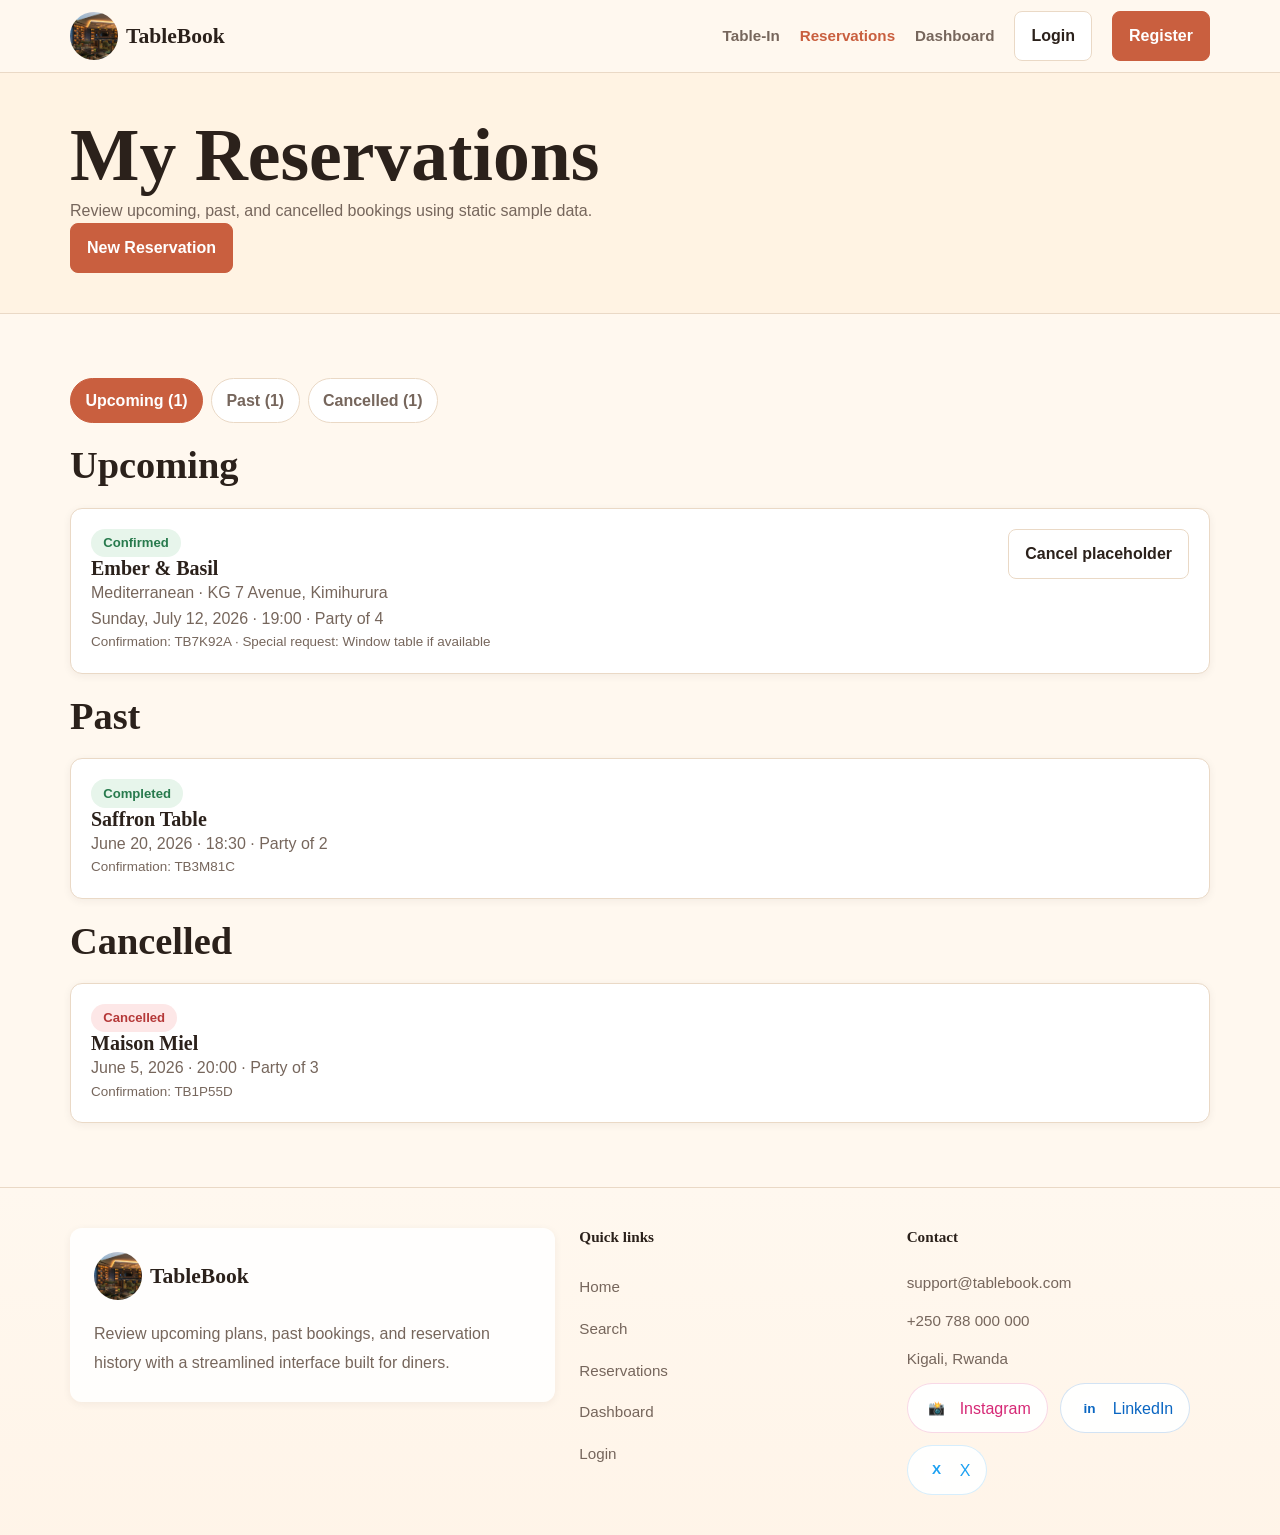
<file: reservations.html>
<!DOCTYPE html>
<html lang="en">
<head>
  <meta charset="UTF-8"><meta name="viewport" content="width=device-width, initial-scale=1.0"><title>My Reservations | TableBook</title>
  <!-- Technologies: HTML5, CSS3, Responsive layout, Vanilla JS modules -->
  <link rel="icon" href="assets/images/logo.jpg">
  <link rel="stylesheet" href="css/reset.css"><link rel="stylesheet" href="css/variables.css"><link rel="stylesheet" href="css/base.css"><link rel="stylesheet" href="css/layout.css"><link rel="stylesheet" href="css/components.css"><link rel="stylesheet" href="css/pages.css"><link rel="stylesheet" href="css/responsive.css">
</head>
<body>
  <header class="site-header"><div class="container site-header__inner"><a class="brand" href="index.html" aria-label="TableBook home"><img class="brand__logo" src="assets/images/logo.jpg" alt="TableBook logo" width="48" height="48"><span class="brand__name">TableBook</span></a><button class="nav-toggle" type="button" data-nav-toggle aria-expanded="false" aria-controls="main-navigation" aria-label="Toggle navigation"></button><nav class="nav" id="main-navigation" data-main-nav><a class="nav__link" href="index.html">Table-In</a><a class="nav__link" href="reservations.html" aria-current="page">Reservations</a><a class="nav__link" href="dashboard.html">Dashboard</a><a class="button button--secondary" href="login.html">Login</a><a class="button" href="sign-up.html">Register</a></nav></div></header>
  <main>
    <section class="page-hero"><div class="container"><h1>My Reservations</h1><p>Review upcoming, past, and cancelled bookings using static sample data.</p><a class="button" href="index.html">New Reservation</a></div></section>
    <section class="section"><div class="container stack">
      <div class="tabs" role="tablist" aria-label="Reservation groups"><button class="tab" aria-selected="true" type="button">Upcoming (1)</button><button class="tab" type="button">Past (1)</button><button class="tab" type="button">Cancelled (1)</button></div>
      <section class="stack" aria-labelledby="upcoming-heading"><h2 id="upcoming-heading">Upcoming</h2><article class="card reservation-card"><div class="reservation-card__top"><div><span class="badge badge--success">Confirmed</span><h3>Ember &amp; Basil</h3><p>Mediterranean · KG 7 Avenue, Kimihurura</p><p>Sunday, July 12, 2026 · 19:00 · Party of 4</p><p class="helper">Confirmation: TB7K92A · Special request: Window table if available</p></div><button class="button button--secondary" type="button">Cancel placeholder</button></div></article></section>
      <section class="stack" aria-labelledby="past-heading"><h2 id="past-heading">Past</h2><article class="card reservation-card"><span class="badge badge--success">Completed</span><h3>Saffron Table</h3><p>June 20, 2026 · 18:30 · Party of 2</p><p class="helper">Confirmation: TB3M81C</p></article></section>
      <section class="stack" aria-labelledby="cancelled-heading"><h2 id="cancelled-heading">Cancelled</h2><article class="card reservation-card"><span class="badge badge--danger">Cancelled</span><h3>Maison Miel</h3><p>June 5, 2026 · 20:00 · Party of 3</p><p class="helper">Confirmation: TB1P55D</p></article></section>
    </div></section>
  </main>
  <footer class="site-footer">
    <div class="container site-footer__inner">
      <div class="footer-branding">
        <a class="footer-brand" href="index.html" aria-label="TableBook home">
          <img class="brand__logo" src="assets/images/logo.jpg" alt="TableBook logo" width="40" height="40">
          <span class="brand__name">TableBook</span>
        </a>
        <p class="footer-copy">Review upcoming plans, past bookings, and reservation history with a streamlined interface built for diners.</p>
      </div>
      <div class="footer-links">
        <h3>Quick links</h3>
        <a href="index.html">Home</a>
        <a href="search.html">Search</a>
        <a href="reservations.html">Reservations</a>
        <a href="dashboard.html">Dashboard</a>
        <a href="login.html">Login</a>
      </div>
      <div class="footer-meta">
        <h3>Contact</h3>
        <p>support@tablebook.com</p>
        <p>+250 788 000 000</p>
        <p>Kigali, Rwanda</p>
        <div class="footer-social" aria-label="Follow TableBook on social media">
          <a class="footer-social__item footer-social__item--instagram" href="https://www.instagram.com/_aime_serge/" target="_blank" rel="noopener noreferrer">Instagram</a>
          <a class="footer-social__item footer-social__item--linkedin" href="https://www.linkedin.com/in/aimesergeukobizaba/" target="_blank" rel="noopener noreferrer">LinkedIn</a>
          <a class="footer-social__item footer-social__item--x" href="https://x.com/aime__serge" target="_blank" rel="noopener noreferrer">X</a>
        </div>
      </div>
    </div>
  </footer>
  <script type="module" src="js/app.js"></script>
</body>
</html>
</file>
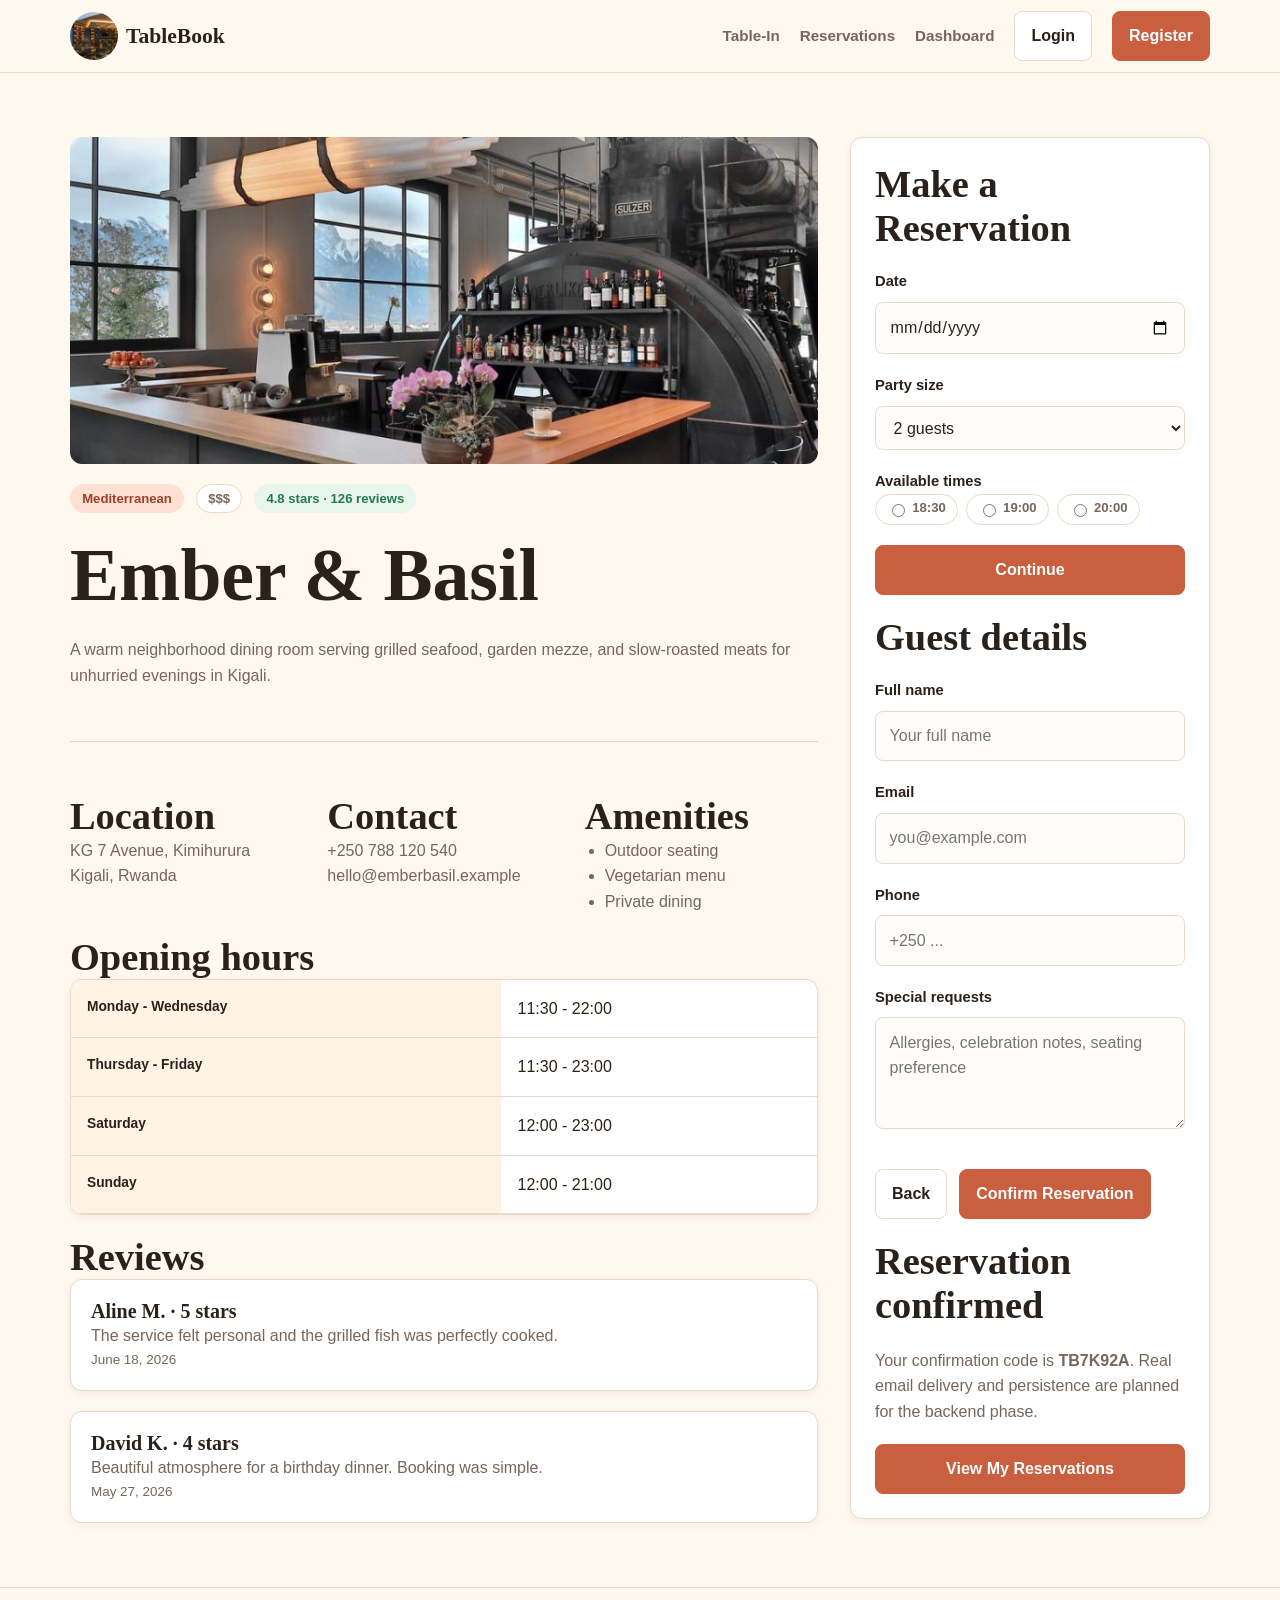
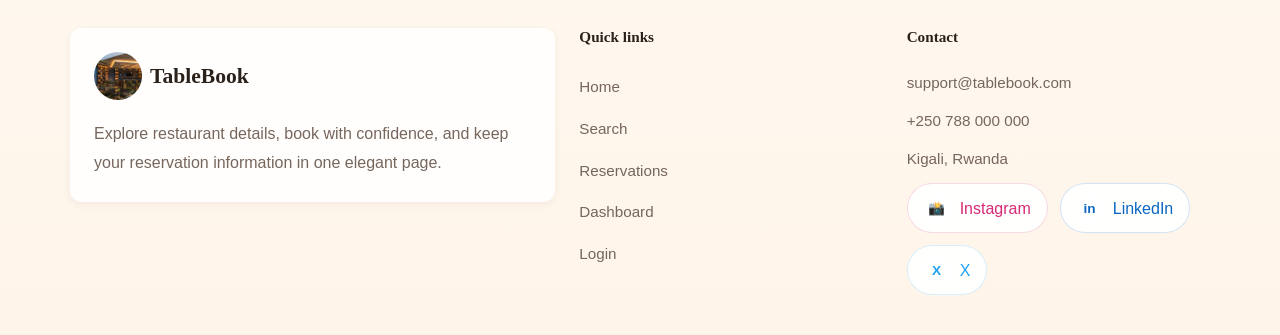
<file: restaurant-detail.html>
<!DOCTYPE html>
<html lang="en">
<head>
  <meta charset="UTF-8"><meta name="viewport" content="width=device-width, initial-scale=1.0"><title>Ember & Basil | TableBook</title>
  <!-- Technologies: HTML5, CSS3, Responsive layout, Vanilla JS modules -->
  <link rel="icon" href="assets/images/logo.jpg">
  <link rel="stylesheet" href="css/reset.css"><link rel="stylesheet" href="css/variables.css"><link rel="stylesheet" href="css/base.css"><link rel="stylesheet" href="css/layout.css"><link rel="stylesheet" href="css/components.css"><link rel="stylesheet" href="css/pages.css"><link rel="stylesheet" href="css/responsive.css">
</head>
<body>
  <header class="site-header"><div class="container site-header__inner"><a class="brand" href="index.html" aria-label="TableBook home"><img class="brand__logo" src="assets/images/logo.jpg" alt="TableBook logo" width="48" height="48"><span class="brand__name">TableBook</span></a><button class="nav-toggle" type="button" data-nav-toggle aria-expanded="false" aria-controls="main-navigation" aria-label="Toggle navigation"></button><nav class="nav" id="main-navigation" data-main-nav><a class="nav__link" href="index.html">Table-In</a><a class="nav__link" href="reservations.html">Reservations</a><a class="nav__link" href="dashboard.html">Dashboard</a><a class="button button--secondary" href="login.html">Login</a><a class="button" href="sign-up.html">Register</a></nav></div></header>
  <main class="section"><div class="container two-column">
    <article class="stack">
      <img class="detail-hero" src="assets/images/restaurant-1.jpg" alt="Dining room at Ember and Basil">
      <div class="cluster"><span class="badge">Mediterranean</span><span class="badge badge--outline">$$$</span><span class="badge badge--success">4.8 stars · 126 reviews</span></div>
      <h1>Ember &amp; Basil</h1>
      <p>A warm neighborhood dining room serving grilled seafood, garden mezze, and slow-roasted meats for unhurried evenings in Kigali.</p>
      <hr>
      <section class="grid grid--3"><div><h2>Location</h2><p>KG 7 Avenue, Kimihurura<br>Kigali, Rwanda</p></div><div><h2>Contact</h2><p><a href="tel:+250788120540">+250 788 120 540</a><br><a href="mailto:hello@emberbasil.example">hello@emberbasil.example</a></p></div><div><h2>Amenities</h2><ul class="muted-list"><li>Outdoor seating</li><li>Vegetarian menu</li><li>Private dining</li></ul></div></section>
      <section><h2>Opening hours</h2><div class="table-wrap"><table><tbody><tr><th>Monday - Wednesday</th><td>11:30 - 22:00</td></tr><tr><th>Thursday - Friday</th><td>11:30 - 23:00</td></tr><tr><th>Saturday</th><td>12:00 - 23:00</td></tr><tr><th>Sunday</th><td>12:00 - 21:00</td></tr></tbody></table></div></section>
      <section><h2>Reviews</h2><div class="stack"><article class="card card__body"><h3>Aline M. · 5 stars</h3><p>The service felt personal and the grilled fish was perfectly cooked.</p><p class="helper">June 18, 2026</p></article><article class="card card__body"><h3>David K. · 4 stars</h3><p>Beautiful atmosphere for a birthday dinner. Booking was simple.</p><p class="helper">May 27, 2026</p></article></div></section>
    </article>
    <aside class="booking-widget">
      <form class="form-panel stack" method="post" action="#" data-booking-form>
        <section data-booking-step="select" class="stack"><h2>Make a Reservation</h2><div class="field"><label for="booking-date">Date</label><input id="booking-date" name="date" type="date" required></div><div class="field"><label for="booking-party">Party size</label><select id="booking-party" name="party_size"><option value="2">2 guests</option><option value="4">4 guests</option><option value="6">6 guests</option></select></div><div><p class="label">Available times</p><div class="time-slots"><label class="badge badge--outline"><input type="radio" name="time" value="18:30" required> 18:30</label><label class="badge badge--outline"><input type="radio" name="time" value="19:00"> 19:00</label><label class="badge badge--outline"><input type="radio" name="time" value="20:00"> 20:00</label></div></div><button class="button" type="button" data-booking-continue>Continue</button></section>
        <section data-booking-step="details" class="stack" hidden><h2>Guest details</h2><div class="field"><label for="guest-name">Full name</label><input id="guest-name" name="guest_name" type="text" placeholder="Your full name" required></div><div class="field"><label for="guest-email">Email</label><input id="guest-email" name="guest_email" type="email" placeholder="you@example.com" required></div><div class="field"><label for="guest-phone">Phone</label><input id="guest-phone" name="guest_phone" type="tel" placeholder="+250 ..."></div><div class="field"><label for="guest-requests">Special requests</label><textarea id="guest-requests" name="special_requests" placeholder="Allergies, celebration notes, seating preference"></textarea></div><p data-form-message class="helper"></p><div class="cluster"><button class="button button--secondary" type="button" data-booking-back>Back</button><button class="button" type="submit">Confirm Reservation</button></div></section>
        <section data-booking-step="confirm" class="stack" hidden><h2>Reservation confirmed</h2><p>Your confirmation code is <strong>TB7K92A</strong>. Real email delivery and persistence are planned for the backend phase.</p><a class="button" href="reservations.html">View My Reservations</a></section>
      </form>
    </aside>
  </div></main>
  <footer class="site-footer">
    <div class="container site-footer__inner">
      <div class="footer-branding">
        <a class="footer-brand" href="index.html" aria-label="TableBook home">
          <img class="brand__logo" src="assets/images/logo.jpg" alt="TableBook logo" width="40" height="40">
          <span class="brand__name">TableBook</span>
        </a>
        <p class="footer-copy">Explore restaurant details, book with confidence, and keep your reservation information in one elegant page.</p>
      </div>
      <div class="footer-links">
        <h3>Quick links</h3>
        <a href="index.html">Home</a>
        <a href="search.html">Search</a>
        <a href="reservations.html">Reservations</a>
        <a href="dashboard.html">Dashboard</a>
        <a href="login.html">Login</a>
      </div>
      <div class="footer-meta">
        <h3>Contact</h3>
        <p>support@tablebook.com</p>
        <p>+250 788 000 000</p>
        <p>Kigali, Rwanda</p>
        <div class="footer-social" aria-label="Follow TableBook on social media">
          <a class="footer-social__item footer-social__item--instagram" href="https://www.instagram.com/_aime_serge/" target="_blank" rel="noopener noreferrer">Instagram</a>
          <a class="footer-social__item footer-social__item--linkedin" href="https://www.linkedin.com/in/aimesergeukobizaba/" target="_blank" rel="noopener noreferrer">LinkedIn</a>
          <a class="footer-social__item footer-social__item--x" href="https://x.com/aime__serge" target="_blank" rel="noopener noreferrer">X</a>
        </div>
      </div>
    </div>
  </footer>
  <script type="module" src="js/app.js"></script>
</body>
</html>
</file>
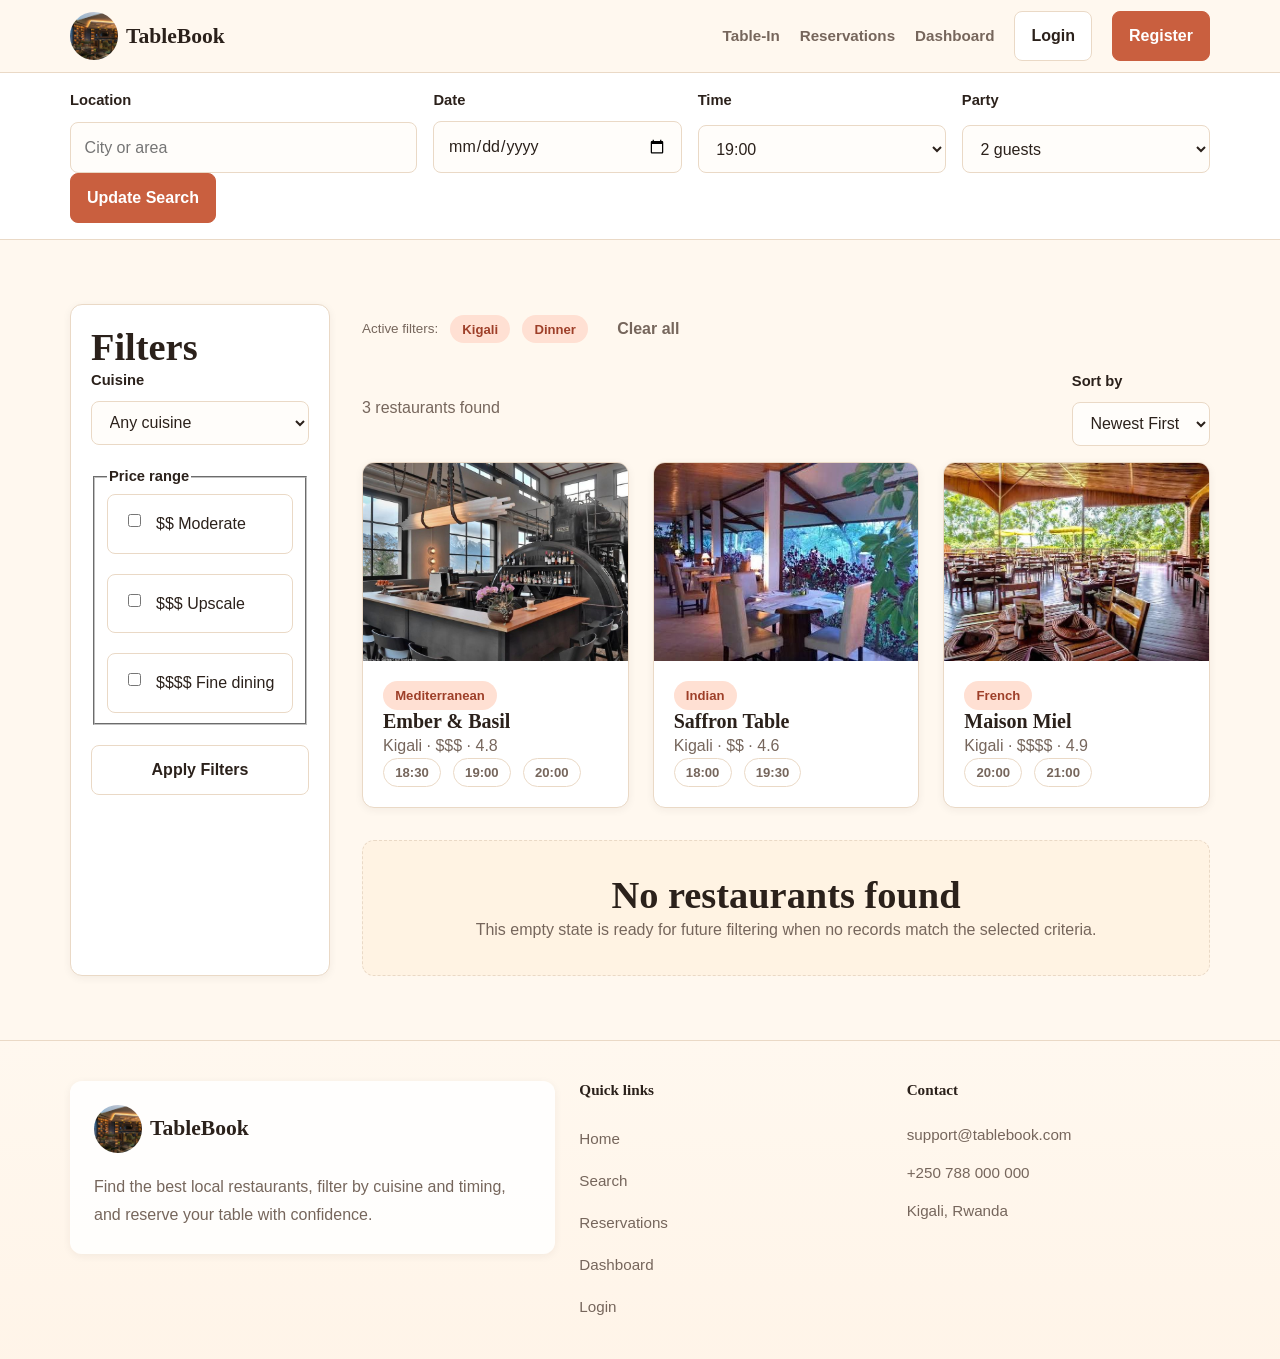
<file: search.html>
<!DOCTYPE html>
<html lang="en">
<head>
  <meta charset="UTF-8">
  <meta name="viewport" content="width=device-width, initial-scale=1.0">
  <title>Search Restaurants | TableBook</title>  <!-- Technologies: HTML5, CSS3, Responsive layout, Vanilla JS modules -->
  <link rel="icon" href="assets/images/logo.jpg">  <link rel="stylesheet" href="css/reset.css"><link rel="stylesheet" href="css/variables.css"><link rel="stylesheet" href="css/base.css"><link rel="stylesheet" href="css/layout.css"><link rel="stylesheet" href="css/components.css"><link rel="stylesheet" href="css/pages.css"><link rel="stylesheet" href="css/responsive.css">
</head>
<body>
  <header class="site-header"><div class="container site-header__inner"><a class="brand" href="index.html" aria-label="TableBook home"><img class="brand__logo" src="assets/images/logo.jpg" alt="TableBook logo" width="48" height="48"><span class="brand__name">TableBook</span></a><button class="nav-toggle" type="button" data-nav-toggle aria-expanded="false" aria-controls="main-navigation" aria-label="Toggle navigation"></button><nav class="nav" id="main-navigation" data-main-nav><a class="nav__link" href="index.html">Table-In</a><a class="nav__link" href="reservations.html">Reservations</a><a class="nav__link" href="dashboard.html">Dashboard</a><a class="button button--secondary" href="login.html">Login</a><a class="button" href="sign-up.html">Register</a></nav></div></header>
  <main>
    <section class="compact-search">
      <div class="container">
        <form action="search.html" method="get" data-search-form>
          <div class="search-panel__grid">
            <div class="field"><label for="search-location">Location</label><input id="search-location" name="location" type="text" placeholder="City or area"></div>
            <div class="field"><label for="search-date">Date</label><input id="search-date" name="date" type="date"></div>
            <div class="field"><label for="search-time">Time</label><select id="search-time" name="time"><option>19:00</option><option>19:30</option><option>20:00</option></select></div>
            <div class="field"><label for="search-party">Party</label><select id="search-party" name="party_size"><option value="2">2 guests</option><option value="4">4 guests</option><option value="6">6 guests</option></select></div>
          </div>
          <button class="button" type="submit">Update Search</button>
        </form>
      </div>
    </section>
    <section class="section">
      <div class="container sidebar-layout">
        <aside class="card filter-panel">
          <h2>Filters</h2>
          <form class="stack" method="get" action="search.html" data-filter-form>
            <div class="field"><label for="filter-cuisine">Cuisine</label><select id="filter-cuisine" name="cuisine"><option value="">Any cuisine</option><option>Italian</option><option>Indian</option><option>French</option><option>Mediterranean</option></select></div>
            <fieldset class="stack"><legend class="label">Price range</legend><label class="checkbox-row"><input type="checkbox" name="price" value="2"> $$ Moderate</label><label class="checkbox-row"><input type="checkbox" name="price" value="3"> $$$ Upscale</label><label class="checkbox-row"><input type="checkbox" name="price" value="4"> $$$$ Fine dining</label></fieldset>
            <button class="button button--secondary" type="submit">Apply Filters</button><p data-form-message class="helper"></p>
          </form>
        </aside>
        <div>
          <div class="cluster" aria-label="Active filters"><span class="helper">Active filters:</span><span class="badge">Kigali</span><span class="badge">Dinner</span><a class="button button--ghost" href="search.html">Clear all</a></div>
          <div class="cluster results-toolbar"><p>3 restaurants found</p><div class="field sort-field"><label for="sort">Sort by</label><select id="sort" name="sort"><option>Newest First</option><option>Name A-Z</option><option>Top Rated</option></select></div></div>
          <div class="grid grid--3">
            <a class="card restaurant-card" href="restaurant-detail.html"><img class="restaurant-card__image" src="assets/images/restaurant-1.jpg" alt="Ember and Basil restaurant"><div class="card__body"><span class="badge">Mediterranean</span><h3>Ember &amp; Basil</h3><p>Kigali · $$$ · 4.8</p><div class="cluster"><span class="badge badge--outline">18:30</span><span class="badge badge--outline">19:00</span><span class="badge badge--outline">20:00</span></div></div></a>
            <a class="card restaurant-card" href="restaurant-detail.html"><img class="restaurant-card__image" src="assets/images/restaurant-2.jpg" loading="lazy" alt="Saffron Table restaurant"><div class="card__body"><span class="badge">Indian</span><h3>Saffron Table</h3><p>Kigali · $$ · 4.6</p><div class="cluster"><span class="badge badge--outline">18:00</span><span class="badge badge--outline">19:30</span></div></div></a>
            <a class="card restaurant-card" href="restaurant-detail.html"><img class="restaurant-card__image" src="assets/images/restaurant-3.jpg" loading="lazy" alt="Maison Miel restaurant"><div class="card__body"><span class="badge">French</span><h3>Maison Miel</h3><p>Kigali · $$$$ · 4.9</p><div class="cluster"><span class="badge badge--outline">20:00</span><span class="badge badge--outline">21:00</span></div></div></a>
          </div>
          <div class="empty-state mt-8"><h2>No restaurants found</h2><p>This empty state is ready for future filtering when no records match the selected criteria.</p></div>
        </div>
      </div>
    </section>
  </main>
  <footer class="site-footer">
    <div class="container site-footer__inner">
      <div class="footer-branding">
        <a class="footer-brand" href="index.html" aria-label="TableBook home">
          <img class="brand__logo" src="assets/images/logo.jpg" alt="TableBook logo" width="40" height="40">
          <span class="brand__name">TableBook</span>
        </a>
        <p class="footer-copy">Find the best local restaurants, filter by cuisine and timing, and reserve your table with confidence.</p>
      </div>
      <div class="footer-links">
        <h3>Quick links</h3>
        <a href="index.html">Home</a>
        <a href="search.html">Search</a>
        <a href="reservations.html">Reservations</a>
        <a href="dashboard.html">Dashboard</a>
        <a href="login.html">Login</a>
      </div>
      <div class="footer-meta">
        <h3>Contact</h3>
        <p>support@tablebook.com</p>
        <p>+250 788 000 000</p>
        <p>Kigali, Rwanda</p>
      </div>
    </div>
  </footer>
  <script type="module" src="js/app.js"></script>
</body>
</html>
</file>
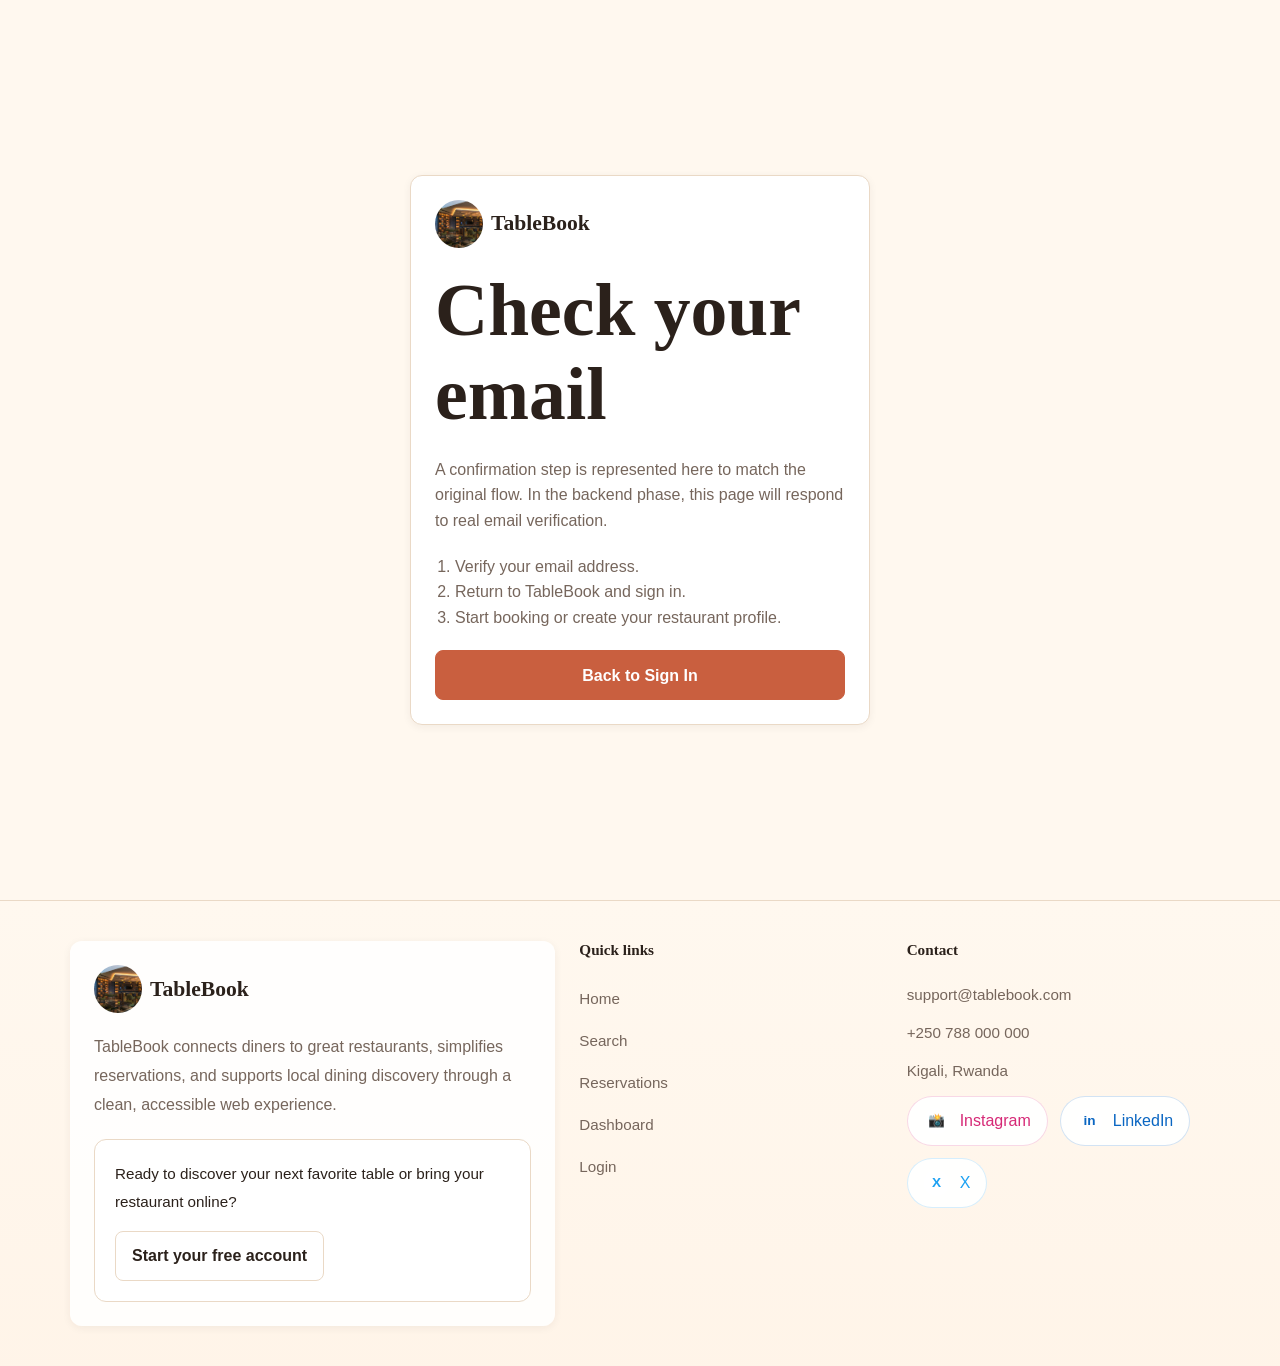
<file: sign-up-success.html>
<!DOCTYPE html>
<html lang="en">
<head>
  <meta charset="UTF-8"><meta name="viewport" content="width=device-width, initial-scale=1.0"><title>Check Your Email | TableBook</title>
  <!-- Technologies: HTML5, CSS3, Responsive layout, Vanilla JS modules -->
  <link rel="icon" href="assets/images/logo.jpg">
  <link rel="stylesheet" href="css/reset.css"><link rel="stylesheet" href="css/variables.css"><link rel="stylesheet" href="css/base.css"><link rel="stylesheet" href="css/layout.css"><link rel="stylesheet" href="css/components.css"><link rel="stylesheet" href="css/pages.css"><link rel="stylesheet" href="css/responsive.css">
</head>
<body>
  <main class="auth-shell">
    <section class="auth-card form-panel stack">
      <a class="brand" href="index.html" aria-label="TableBook home"><img class="brand__logo" src="assets/images/logo.jpg" alt="TableBook logo" width="48" height="48"><span class="brand__name">TableBook</span></a>
      <h1>Check your email</h1>
      <p>A confirmation step is represented here to match the original flow. In the backend phase, this page will respond to real email verification.</p>
      <ol class="muted-list"><li>Verify your email address.</li><li>Return to TableBook and sign in.</li><li>Start booking or create your restaurant profile.</li></ol>
      <a class="button" href="login.html">Back to Sign In</a>
    </section>
  </main>

  <footer class="site-footer">
    <div class="container site-footer__inner">
      <div class="footer-branding">
        <a class="footer-brand" href="index.html" aria-label="TableBook home">
          <img class="brand__logo" src="assets/images/logo.jpg" alt="TableBook logo" width="40" height="40">
          <span class="brand__name">TableBook</span>
        </a>
        <p class="footer-copy">TableBook connects diners to great restaurants, simplifies reservations, and supports local dining discovery through a clean, accessible web experience.</p>
        <div class="footer-cta">
          <p>Ready to discover your next favorite table or bring your restaurant online?</p>
          <a class="button button--secondary" href="sign-up.html">Start your free account</a>
        </div>
      </div>
      <div class="footer-links">
        <h3>Quick links</h3>
        <a href="index.html">Home</a>
        <a href="search.html">Search</a>
        <a href="reservations.html">Reservations</a>
        <a href="dashboard.html">Dashboard</a>
        <a href="login.html">Login</a>
      </div>
      <div class="footer-meta">
        <h3>Contact</h3>
        <p>support@tablebook.com</p>
        <p>+250 788 000 000</p>
        <p>Kigali, Rwanda</p>
        <div class="footer-social" aria-label="Follow TableBook on social media">
          <a class="footer-social__item footer-social__item--instagram" href="https://www.instagram.com/_aime_serge/" target="_blank" rel="noopener noreferrer">Instagram</a>
          <a class="footer-social__item footer-social__item--linkedin" href="https://www.linkedin.com/in/aimesergeukobizaba/" target="_blank" rel="noopener noreferrer">LinkedIn</a>
          <a class="footer-social__item footer-social__item--x" href="https://x.com/aime__serge" target="_blank" rel="noopener noreferrer">X</a>
        </div>
      </div>
    </div>
  </footer>
  <script type="module" src="js/app.js"></script>
</body>
</html>
</file>
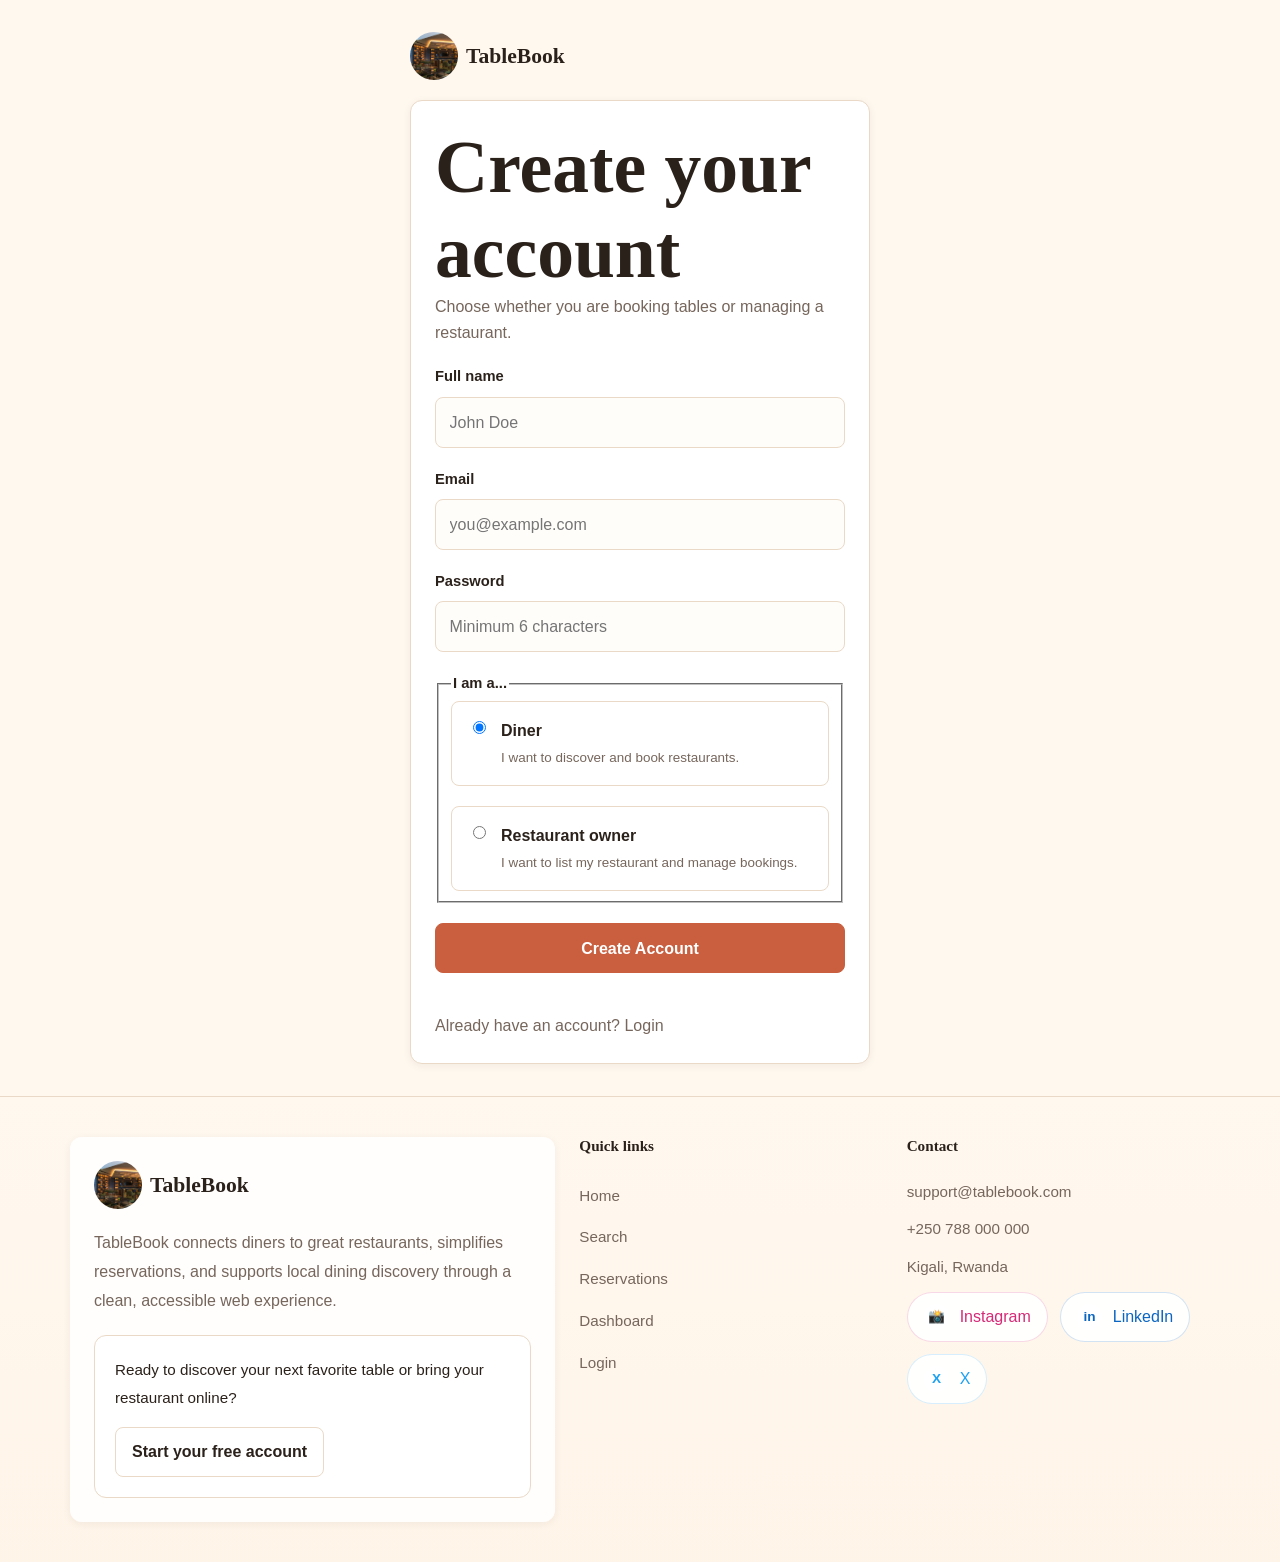
<file: sign-up.html>
<!DOCTYPE html>
<html lang="en">
<head>
  <meta charset="UTF-8"><meta name="viewport" content="width=device-width, initial-scale=1.0"><title>Create Account | TableBook</title>
  <!-- Technologies: HTML5, CSS3, Responsive layout, Vanilla JS modules -->
  <link rel="icon" href="assets/images/logo.jpg">
  <link rel="stylesheet" href="css/reset.css"><link rel="stylesheet" href="css/variables.css"><link rel="stylesheet" href="css/base.css"><link rel="stylesheet" href="css/layout.css"><link rel="stylesheet" href="css/components.css"><link rel="stylesheet" href="css/pages.css"><link rel="stylesheet" href="css/responsive.css">
</head>
<body>
  <main class="auth-shell">
    <section class="auth-card stack">
      <a class="brand" href="index.html" aria-label="TableBook home"><img class="brand__logo" src="assets/images/logo.jpg" alt="TableBook logo" width="48" height="48"><span class="brand__name">TableBook</span></a>
      <form class="form-panel stack" method="post" action="sign-up-success.html" data-auth-form data-success-redirect="sign-up-success.html">
        <div><h1>Create your account</h1><p>Choose whether you are booking tables or managing a restaurant.</p></div>
        <div class="field"><label for="signup-name">Full name</label><input id="signup-name" name="full_name" type="text" placeholder="John Doe" required></div>
        <div class="field"><label for="signup-email">Email</label><input id="signup-email" name="email" type="email" placeholder="you@example.com" required></div>
        <div class="field"><label for="signup-password">Password</label><input id="signup-password" name="password" type="password" placeholder="Minimum 6 characters" minlength="6" required></div>
        <fieldset class="stack"><legend class="label">I am a...</legend><label class="radio-card"><input type="radio" name="role" value="diner" checked> <span><strong>Diner</strong><br><span class="helper">I want to discover and book restaurants.</span></span></label><label class="radio-card"><input type="radio" name="role" value="owner"> <span><strong>Restaurant owner</strong><br><span class="helper">I want to list my restaurant and manage bookings.</span></span></label></fieldset>
        <button class="button" type="submit">Create Account</button><p data-form-message class="helper"></p>
        <p>Already have an account? <a href="login.html">Login</a></p>
      </form>
    </section>
  </main>

  <footer class="site-footer">
    <div class="container site-footer__inner">
      <div class="footer-branding">
        <a class="footer-brand" href="index.html" aria-label="TableBook home">
          <img class="brand__logo" src="assets/images/logo.jpg" alt="TableBook logo" width="40" height="40">
          <span class="brand__name">TableBook</span>
        </a>
        <p class="footer-copy">TableBook connects diners to great restaurants, simplifies reservations, and supports local dining discovery through a clean, accessible web experience.</p>
        <div class="footer-cta">
          <p>Ready to discover your next favorite table or bring your restaurant online?</p>
          <a class="button button--secondary" href="sign-up.html">Start your free account</a>
        </div>
      </div>
      <div class="footer-links">
        <h3>Quick links</h3>
        <a href="index.html">Home</a>
        <a href="search.html">Search</a>
        <a href="reservations.html">Reservations</a>
        <a href="dashboard.html">Dashboard</a>
        <a href="login.html">Login</a>
      </div>
      <div class="footer-meta">
        <h3>Contact</h3>
        <p>support@tablebook.com</p>
        <p>+250 788 000 000</p>
        <p>Kigali, Rwanda</p>
        <div class="footer-social" aria-label="Follow TableBook on social media">
          <a class="footer-social__item footer-social__item--instagram" href="https://www.instagram.com/_aime_serge/" target="_blank" rel="noopener noreferrer">Instagram</a>
          <a class="footer-social__item footer-social__item--linkedin" href="https://www.linkedin.com/in/aimesergeukobizaba/" target="_blank" rel="noopener noreferrer">LinkedIn</a>
          <a class="footer-social__item footer-social__item--x" href="https://x.com/aime__serge" target="_blank" rel="noopener noreferrer">X</a>
        </div>
      </div>
    </div>
  </footer>
  <script type="module" src="js/app.js"></script>
</body>
</html>
</file>
<file: css/variables.css>
:root {
  --color-cream: #fff8ef;
  --color-cream-strong: #f8ead8;
  --color-surface: #ffffff;
  --color-surface-warm: #fff3e3;
  --color-text: #2b211b;
  --color-muted: #76665c;
  --color-border: #ead9c6;
  --color-primary: #c95f3f;
  --color-primary-dark: #9e3f29;
  --color-primary-light: #ffe0d3;
  --color-accent: #d99a2b;
  --color-success: #287a4d;
  --color-info: #2d6f9f;
  --color-warning: #a15c10;
  --color-danger: #b53838;

  --font-body: Arial, Helvetica, sans-serif;
  --font-heading: Georgia, "Times New Roman", serif;

  --space-1: 0.25rem;
  --space-2: 0.5rem;
  --space-3: 0.75rem;
  --space-4: 1rem;
  --space-5: 1.25rem;
  --space-6: 1.5rem;
  --space-8: 2rem;
  --space-10: 2.5rem;
  --space-12: 3rem;
  --space-16: 4rem;

  --radius-sm: 0.35rem;
  --radius-md: 0.5rem;
  --radius-lg: 0.75rem;

  --shadow-sm: 0 2px 8px rgba(43, 33, 27, 0.06);
  --shadow-md: 0 14px 35px rgba(122, 73, 45, 0.13);
  --transition: 180ms ease;
  --container: 1180px;
}
</file>
<file: css/base.css>
body {
  background: var(--color-cream);
  color: var(--color-text);
  font-family: var(--font-body);
  line-height: 1.6;
}

h1,
h2,
h3,
.brand__name {
  color: var(--color-text);
  font-family: var(--font-heading);
  line-height: 1.15;
}

h1 {
  font-size: clamp(2.2rem, 6vw, 4.6rem);
}

h2 {
  font-size: clamp(1.65rem, 3vw, 2.4rem);
}

h3 {
  font-size: 1.25rem;
}

p {
  color: var(--color-muted);
}

a {
  color: inherit;
  text-decoration: none;
}

a:hover {
  color: var(--color-primary);
}

:focus-visible {
  outline: 3px solid rgba(201, 95, 63, 0.35);
  outline-offset: 3px;
}

hr {
  border: 0;
  border-top: 1px solid var(--color-border);
  margin: var(--space-8) 0;
}

.skip-link {
  background: var(--color-primary);
  color: #fff;
  left: var(--space-4);
  padding: var(--space-2) var(--space-3);
  position: absolute;
  top: -80px;
  z-index: 99;
}

.skip-link:focus {
  top: var(--space-4);
}
</file>
<file: css/layout.css>
.container {
  margin: 0 auto;
  max-width: var(--container);
  padding: 0 var(--space-5);
  width: 100%;
}

.container--narrow {
  max-width: 760px;
}

.container--form {
  max-width: 820px;
}

.section {
  padding: var(--space-16) 0;
}

.section--soft {
  background: var(--color-surface-warm);
  border-bottom: 1px solid var(--color-border);
  border-top: 1px solid var(--color-border);
}

.section__header {
  margin-bottom: var(--space-8);
  max-width: 720px;
}

.grid {
  display: grid;
  gap: var(--space-6);
}

.grid--3 {
  grid-template-columns: repeat(3, minmax(0, 1fr));
}

.grid--4 {
  grid-template-columns: repeat(4, minmax(0, 1fr));
}

.two-column {
  display: grid;
  gap: var(--space-8);
  grid-template-columns: minmax(0, 1fr) 360px;
}

.sidebar-layout {
  display: grid;
  gap: var(--space-8);
  grid-template-columns: 260px minmax(0, 1fr);
}

.stack {
  display: grid;
  gap: var(--space-5);
}

.cluster {
  align-items: center;
  display: flex;
  flex-wrap: wrap;
  gap: var(--space-3);
}

.cluster--between {
  justify-content: space-between;
}

.results-toolbar {
  justify-content: space-between;
  margin: var(--space-4) 0;
}

.sort-field {
  max-width: 220px;
}

.mt-6 {
  margin-top: var(--space-6);
}

.mt-8 {
  margin-top: var(--space-8);
}

.site-header {
  background: rgba(255, 248, 239, 0.96);
  border-bottom: 1px solid var(--color-border);
  position: sticky;
  top: 0;
  z-index: 20;
}

.site-header__inner {
  align-items: center;
  display: flex;
  justify-content: space-between;
  min-height: 4.5rem;
}

.brand {
  align-items: center;
  display: inline-flex;
  gap: var(--space-2);
}

.brand__mark {
  align-items: center;
  background: var(--color-primary);
  border-radius: var(--radius-md);
  color: #fff;
  display: inline-flex;
  font-weight: 700;
  height: 2.3rem;
  justify-content: center;
  width: 2.3rem;
}

.brand__name {
  font-size: 1.35rem;
  font-weight: 700;
}

.nav {
  align-items: center;
  display: flex;
  gap: var(--space-5);
}

.nav__link {
  color: var(--color-muted);
  font-size: 0.95rem;
  font-weight: 700;
}

.nav__link[aria-current="page"] {
  color: var(--color-primary);
}

.nav-toggle {
  display: none;
}

.site-footer {
  border-top: 1px solid var(--color-border);
  padding: var(--space-10) 0;
  background: linear-gradient(180deg, rgba(255, 248, 239, 1) 0%, rgba(255, 244, 232, 0.95) 100%);
}

.site-footer__inner {
  display: grid;
  gap: var(--space-6);
  grid-template-columns: minmax(0, 1.6fr) minmax(240px, 1fr) minmax(240px, 1fr);
  align-items: start;
}

.footer-branding {
  display: grid;
  gap: var(--space-5);
  padding: var(--space-6);
  border-radius: var(--radius-lg);
  background: rgba(255, 255, 255, 0.88);
  box-shadow: var(--shadow-sm);
}

.footer-brand {
  align-items: center;
  display: inline-flex;
  gap: var(--space-2);
}

.footer-copy {
  color: var(--color-muted);
  max-width: 520px;
  line-height: 1.8;
}

.footer-cta {
  display: grid;
  gap: var(--space-4);
  padding: var(--space-5);
  background: var(--color-surface);
  border: 1px solid var(--color-border);
  border-radius: var(--radius-lg);
}

.footer-cta p {
  color: var(--color-text);
  font-size: 0.95rem;
  line-height: 1.8;
  margin: 0;
}

.footer-cta .button {
  width: fit-content;
}

.footer-links {
  display: grid;
  gap: var(--space-4);
}

.footer-links h3,
.footer-meta h3 {
  font-size: 0.95rem;
  margin-bottom: var(--space-3);
}

.footer-links a,
.footer-meta p {
  color: var(--color-muted);
  display: block;
  font-size: 0.95rem;
  line-height: 1.7;
  text-decoration: none;
}

.footer-links a:hover,
.footer-links a:focus {
  color: var(--color-primary);
}

.footer-meta {
  display: grid;
  gap: var(--space-3);
}

.footer-meta p {
  margin: 0;
}

.footer-social {
  display: flex;
  flex-wrap: wrap;
  gap: var(--space-3);
}

.footer-social__item {
  align-items: center;
  background: rgba(255, 255, 255, 0.95);
  border: 1px solid rgba(0, 0, 0, 0.06);
  border-radius: 9999px;
  color: var(--color-text);
  display: inline-flex;
  gap: 0.65rem;
  min-height: 2.5rem;
  padding: 0.7rem 1rem;
  text-decoration: none;
  transition: transform var(--transition), box-shadow var(--transition), border-color var(--transition);
}

.footer-social__item::before {
  align-items: center;
  border-radius: 50%;
  display: inline-flex;
  height: 1.6rem;
  justify-content: center;
  width: 1.6rem;
  background: rgba(255, 255, 255, 0.85);
  font-size: 0.85rem;
}

.footer-social__item--instagram::before {
  content: "📸";
}

.footer-social__item--linkedin::before {
  content: "in";
  font-weight: 700;
}

.footer-social__item--x::before {
  content: "X";
  font-weight: 700;
}

.footer-social__item:hover,
.footer-social__item:focus-visible {
  border-color: var(--color-primary);
  box-shadow: 0 16px 32px rgba(14, 57, 103, 0.08);
  transform: translateY(-1px);
}

.footer-social__item.footer-social__item--instagram {
  color: #d62976;
  border-color: rgba(214, 41, 118, 0.18);
}

.footer-social__item.footer-social__item--linkedin {
  color: #0a66c2;
  border-color: rgba(10, 102, 194, 0.18);
}

.footer-social__item.footer-social__item--x {
  color: #1da1f2;
  border-color: rgba(29, 161, 242, 0.18);
}

@media (max-width: 900px) {
  .site-footer__inner {
    grid-template-columns: 1fr;
  }
}
</file>
<file: css/components.css>
.button {
  align-items: center;
  background: var(--color-primary);
  border: 1px solid var(--color-primary);
  border-radius: var(--radius-md);
  color: #fff;
  display: inline-flex;
  font-weight: 700;
  justify-content: center;
  min-height: 2.75rem;
  padding: 0.7rem 1rem;
  transition: background var(--transition), border-color var(--transition), transform var(--transition);
}

/* Project notes: Uses CSS variables, responsive layout, and component-based styles.
   Technologies: CSS3, variables, and simple utility classes. */

/* Logo styling: make brand logo a rounded circle and constrained size. */
.brand__logo {
  border-radius: 9999px;
  width: 48px;
  height: 48px;
  object-fit: cover;
  display: inline-block;
  vertical-align: middle;
}

/* Icon helpers used for inline SVG icons in navigation */
.icon {
  display: inline-block;
  vertical-align: middle;
}

/* Utility: visually hidden content for screen readers */
.visually-hidden {
  position: absolute !important;
  height: 1px; width: 1px;
  overflow: hidden;
  clip: rect(1px, 1px, 1px, 1px);
  white-space: nowrap;
  border: 0;
  padding: 0;
  margin: -1px;
}

.button:hover {
  background: var(--color-primary-dark);
  border-color: var(--color-primary-dark);
  color: #fff;
  transform: translateY(-1px);
}

.button--secondary {
  background: var(--color-surface);
  border-color: var(--color-border);
  color: var(--color-text);
}

.button--secondary:hover {
  background: var(--color-surface-warm);
  color: var(--color-primary);
}

.button--ghost {
  background: transparent;
  border-color: transparent;
  color: var(--color-muted);
}

.card,
.form-panel,
.table-wrap {
  background: var(--color-surface);
  border: 1px solid var(--color-border);
  border-radius: var(--radius-lg);
  box-shadow: var(--shadow-sm);
}

.card {
  overflow: hidden;
}

.card__body {
  padding: var(--space-5);
}

.restaurant-card {
  color: inherit;
  display: block;
  transition: box-shadow var(--transition), transform var(--transition);
}

.restaurant-card:hover {
  box-shadow: var(--shadow-md);
  color: inherit;
  transform: translateY(-3px);
}

.restaurant-card__image {
  aspect-ratio: 4 / 3;
  background: var(--color-cream-strong);
  object-fit: cover;
  width: 100%;
}

.badge {
  background: var(--color-primary-light);
  border: 1px solid transparent;
  border-radius: 999px;
  color: var(--color-primary-dark);
  display: inline-flex;
  font-size: 0.82rem;
  font-weight: 700;
  gap: var(--space-1);
  line-height: 1;
  padding: 0.42rem 0.7rem;
}

.badge--outline {
  background: var(--color-surface);
  border-color: var(--color-border);
  color: var(--color-muted);
}

.badge--success {
  background: #e7f5eb;
  color: var(--color-success);
}

.badge--info {
  background: #e8f2f8;
  color: var(--color-info);
}

.badge--warning {
  background: #fff0da;
  color: var(--color-warning);
}

.badge--danger {
  background: #fde7e7;
  color: var(--color-danger);
}

.form-panel {
  padding: var(--space-6);
}

.form-grid {
  display: grid;
  gap: var(--space-4);
}

.form-grid--2 {
  grid-template-columns: repeat(2, minmax(0, 1fr));
}

.field {
  display: grid;
  gap: var(--space-2);
}

.field label,
.label {
  color: var(--color-text);
  font-size: 0.92rem;
  font-weight: 700;
}

.field input,
.field select,
.field textarea {
  background: #fffdfa;
  border: 1px solid var(--color-border);
  border-radius: var(--radius-md);
  color: var(--color-text);
  min-height: 2.75rem;
  padding: 0.72rem 0.85rem;
  width: 100%;
}

.field textarea {
  min-height: 7rem;
  resize: vertical;
}

.helper {
  color: var(--color-muted);
  font-size: 0.84rem;
}

.search-panel {
  background: var(--color-surface);
  border: 1px solid var(--color-border);
  border-radius: var(--radius-lg);
  box-shadow: var(--shadow-md);
  padding: var(--space-5);
}

.search-panel__grid {
  display: grid;
  gap: var(--space-4);
  grid-template-columns: 1.4fr 1fr 1fr 1fr;
}

.filter-panel {
  padding: var(--space-5);
}

.tabs {
  display: flex;
  flex-wrap: wrap;
  gap: var(--space-2);
}

.tab {
  background: var(--color-surface);
  border: 1px solid var(--color-border);
  border-radius: 999px;
  color: var(--color-muted);
  font-weight: 700;
  padding: 0.55rem 0.9rem;
}

.tab[aria-selected="true"] {
  background: var(--color-primary);
  border-color: var(--color-primary);
  color: #fff;
}

.stat-card {
  padding: var(--space-5);
}

.stat-card strong {
  display: block;
  font-size: 2rem;
  line-height: 1;
  margin-top: var(--space-2);
}

.table-wrap {
  overflow-x: auto;
}

table {
  border-collapse: collapse;
  width: 100%;
}

th,
td {
  border-bottom: 1px solid var(--color-border);
  padding: var(--space-4);
  text-align: left;
  vertical-align: top;
}

th {
  background: var(--color-surface-warm);
  color: var(--color-text);
  font-size: 0.86rem;
}

.empty-state,
.alert {
  background: var(--color-surface-warm);
  border: 1px dashed var(--color-border);
  border-radius: var(--radius-lg);
  padding: var(--space-8);
  text-align: center;
}

.radio-card,
.checkbox-row {
  align-items: flex-start;
  border: 1px solid var(--color-border);
  border-radius: var(--radius-md);
  display: flex;
  gap: var(--space-3);
  padding: var(--space-4);
}
</file>
<file: css/pages.css>
.hero {
  background:
    linear-gradient(rgba(43, 33, 27, 0.35), rgba(43, 33, 27, 0.35)),
    url("../assets/images/restaurant-1.jpg") center / cover;
  min-height: 78vh;
  padding: var(--space-16) 0 var(--space-12);
}

.hero__content {
  color: #fff;
  max-width: 860px;
  padding-top: var(--space-8);
}

.hero h1,
.hero p {
  color: #fff;
}

.hero__copy {
  font-size: 1.15rem;
  margin: var(--space-5) 0 var(--space-8);
  max-width: 680px;
}

.trust-strip {
  align-items: center;
  background: rgba(255, 248, 239, 0.92);
  border: 1px solid rgba(234, 217, 198, 0.7);
  border-radius: var(--radius-lg);
  color: var(--color-text);
  display: inline-flex;
  gap: var(--space-2);
  margin-bottom: var(--space-5);
  padding: var(--space-2) var(--space-3);
}

.feature {
  display: flex;
  gap: var(--space-4);
}

.feature__icon {
  align-items: center;
  background: var(--color-primary-light);
  border-radius: var(--radius-md);
  color: var(--color-primary);
  display: inline-flex;
  flex: 0 0 2.7rem;
  height: 2.7rem;
  justify-content: center;
}

.page-hero {
  background: var(--color-surface-warm);
  border-bottom: 1px solid var(--color-border);
  padding: var(--space-10) 0;
}

.compact-search {
  background: var(--color-surface);
  border-bottom: 1px solid var(--color-border);
  padding: var(--space-4) 0;
}

.detail-hero {
  aspect-ratio: 16 / 7;
  border-radius: var(--radius-lg);
  object-fit: cover;
  width: 100%;
}

.booking-widget {
  position: sticky;
  top: 6rem;
}

.time-slots {
  display: flex;
  flex-wrap: wrap;
  gap: var(--space-2);
}

.reservation-card {
  padding: var(--space-5);
}

.reservation-card__top {
  align-items: flex-start;
  display: flex;
  gap: var(--space-4);
  justify-content: space-between;
}

.auth-shell {
  align-items: center;
  display: flex;
  min-height: 100vh;
  padding: var(--space-8) var(--space-5);
}

.auth-card {
  margin: 0 auto;
  max-width: 460px;
  width: 100%;
}

.muted-list {
  color: var(--color-muted);
  padding-left: var(--space-5);
}
</file>
<file: css/responsive.css>
@media (max-width: 900px) {
  .grid--3,
  .grid--4,
  .two-column,
  .sidebar-layout,
  .search-panel__grid,
  .form-grid--2 {
    grid-template-columns: 1fr;
  }

  .booking-widget {
    position: static;
  }

  .site-footer__inner,
  .reservation-card__top {
    align-items: flex-start;
    flex-direction: column;
  }
}

@media (max-width: 760px) {
  .nav-toggle {
    background: var(--color-surface);
    border: 1px solid var(--color-border);
    border-radius: var(--radius-md);
    display: inline-flex;
    padding: 0.55rem 0.7rem;
  }

  .nav {
    background: var(--color-surface);
    border-bottom: 1px solid var(--color-border);
    display: none;
    left: 0;
    padding: var(--space-4) var(--space-5);
    position: absolute;
    right: 0;
    top: 4.5rem;
  }

  .nav.is-open {
    align-items: stretch;
    display: grid;
  }

  .nav .button {
    width: 100%;
  }

  .hero {
    min-height: auto;
  }

  .section {
    padding: var(--space-10) 0;
  }
}
</file>
